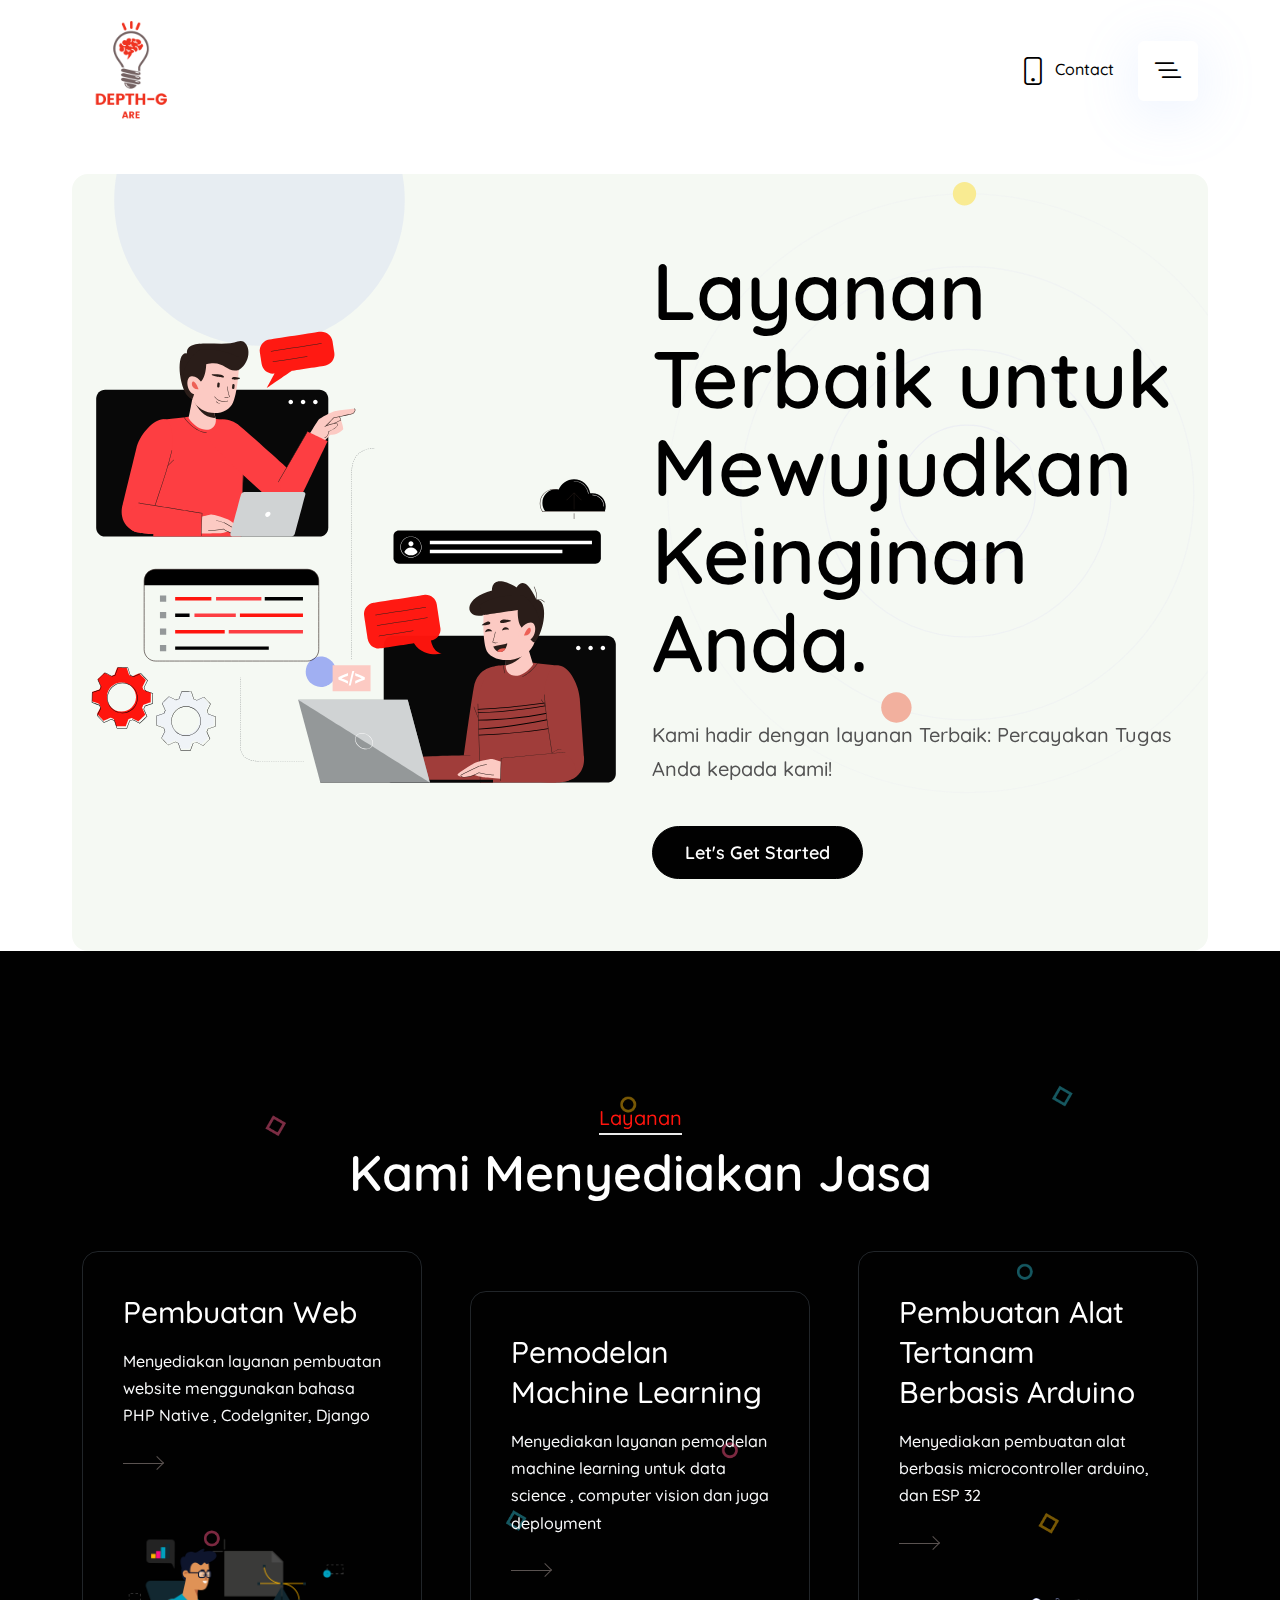
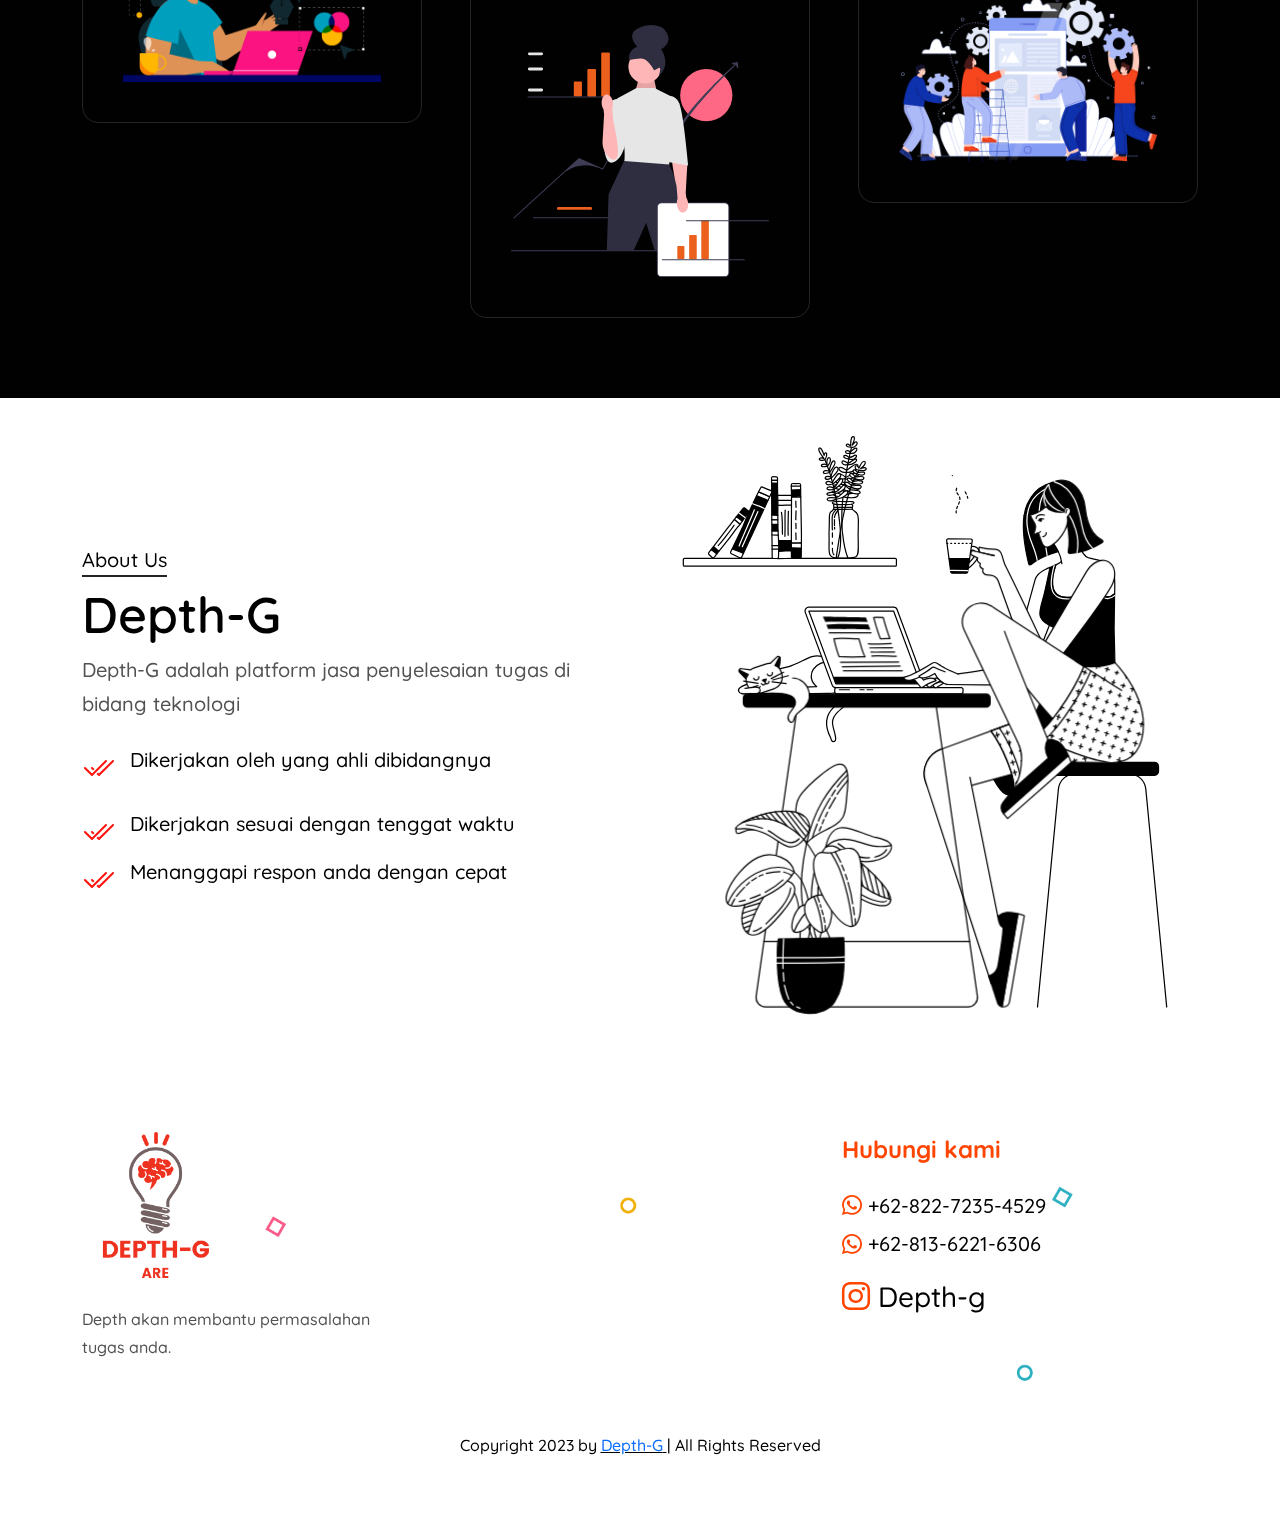
<file: index.html>
<!DOCTYPE html>
<html lang="en">

<head>

  <!-- meta tags -->
  <meta charset="utf-8">
  <meta name="keywords" content="bootstrap 5, premium, multipurpose, sass, scss, saas, rtl" />
  <meta name="description" content="Multipurpose Bootstrap5 Template" />
  <meta name="author" content="www.themeht.com" />
  <meta name="viewport" content="width=device-width, initial-scale=1">

  <!-- Title -->
  <title>Depth-G</title>

  <!-- Favicon Icon -->
  <link rel="shortcut icon" href="images/Logo2.png" />

  <!-- inject css start -->

  <!--== bootstrap -->
  <link href="css/bootstrap.min.css" rel="stylesheet" type="text/css" />
  <link href="css/bootstrap-icons.css" rel="stylesheet" type="text/css" />

  <!--== fonts -->
  <link href="https://fonts.googleapis.com/css2?family=Quicksand:wght@300;400;500;600;700&amp;display=swap"
    rel="stylesheet">

  <!--== magnific-popup -->
  <link href="css/magnific-popup.css" rel="stylesheet" type="text/css" />

  <!--== owl.carousel -->
  <link href="css/owl.carousel.css" rel="stylesheet" type="text/css" />

  <!--== odometer -->
  <link href="css/odometer.css" rel="stylesheet" type="text/css" />

  <!--== spacing -->
  <link href="css/spacing.css" rel="stylesheet" type="text/css" />

  <!--== theme.min -->
  <link href="css/theme.min.css" rel="stylesheet" />

  <!-- inject css end -->

</head>

<body>

  <!-- page wrapper start -->

  <div class="page-wrapper">

    <!-- preloader start -->

    <div id="ht-preloader">
      <div class="loader clear-loader">
        <img src="images/loader.gif" alt="">
      </div>
    </div>

    <!-- preloader end -->


    <!--header start-->

    <header class="site-header">
      <div id="header-wrap" class="bg-white py-3">
        <div class="container">
          <div class="row">
            <!--menu start-->
            <div class="col">
              <nav class="navbar navbar-expand-lg">
                <a class="navbar-brand logo" href="index.html">
                  <img class="img-fluid" src="images/Logo2.png" alt="" width="100">
                </a>
                <div class="collapse navbar-collapse" id="navbarNav">
                  <ul class="navbar-nav mx-auto">
                  </ul>
                </div>
                <div class="d-flex align-items-center">
                  <a class="login-btn btn-link" href="contact-us.html">
                    <i class="bi bi-phone me-2 fs-3 align-middle"></i>Contact </a>
                  <div class="right-menu ms-4">
                    <button class="navbar-toggler d-block border-0 p-3 bg-white shadow" type="button"
                      data-bs-toggle="offcanvas" data-bs-target="#offcanvasNavbar" aria-controls="offcanvasNavbar">
                      <i class="bi bi-list-nested fs-3 text-dark"></i>
                    </button>
                  </div>
                </div>
              </nav>
            </div>
            <!--menu end-->
          </div>
        </div>
      </div>
    </header>

    <nav class="navbar navbar-dark bg-dark fixed-top">
      <div class="offcanvas offcanvas-end bg-dark" tabindex="-1" id="offcanvasNavbar">
        <div class="offcanvas-header">
          <button type="button" class="btn-close bg-transparent fs-1 ms-auto" data-bs-dismiss="offcanvas"
            aria-label="Close">
            <i class="bi bi-x-octagon"></i>
          </button>
        </div>
        <div class="offcanvas-body px-md-10 px-4 py-8">
          <img class="img-fluid side-logo mb-3" src="images/Logo2.png" alt="" width="100">
          <p class="mb-0 text-white lead">
            Depth-G adalah platform jasa penyelesaian tugas di bidang teknologi<br>

            <i class="bi bi-check2-all fs-2 text-primary"></i>  Dikerjakan oleh yang ahli dibidangnya<br>
            <i class="bi bi-check2-all fs-2 text-primary"></i>Dikerjakan sesuai dengan tenggat waktu<br>
            <i class="bi bi-check2-all fs-2 text-primary"></i>Menanggapi respon anda dengan cepat
          </p>
          <div class="form-info border-top border-dark pt-6 mt-6">
            <h5 class="text-white border-bottom border-white d-inline-block">Contact info</h5>
            <ul class="contact-info list-unstyled mt-4">
              <li class="mb-4 h6 text-light">
                <i class="text-primary fs-4 align-middle bi bi-whatsapp"></i> <a class="text-light" href="https://wa.me/+6282272354529"> +62-822-7235-4529</a>
              </li>
              <li class="mb-4 h6">
                <i class="text-primary fs-4 align-middle bi bi-whatsapp"></i>
                <a class="text-light" href="https://wa.me/+6281362216306"> +62-813-6221-6306</a>
              </li>
              <li class="h6">
                <i class="text-primary fs-4 align-middle bi bi-whatsapp"></i>
                <a class="text-light" href="https://wa.me/+6281264647127"> +62-812-6464-7127</a>
              </li>
            </ul>
          </div>
          <div class="border-top border-dark pt-6 mt-6">
            <h5 class="text-white border-bottom border-white d-inline-block">Follow Us:</h5>
            <ul class="list-inline mt-4">
              <!--  -->
              <li class="list-inline-item me-3">
                <a class="text-light fs-4" href="https://instagram.com/joki.side?utm_source=qr&igshid=MzNlNGNkZWQ4Mg%3D%3D">
                  <i class="bi bi-instagram"></i> Depth-G
                </a>
              </li>
              <!-- <li class="list-inline-item me-3">
                <a class="text-light fs-4" href="#">
                  <i class="bi bi-twitter"></i>
                </a>
              </li>
              <li class="list-inline-item">
                <a class="text-light fs-4" href="#">
                  <i class="bi bi-linkedin"></i>
                </a>
              </li> -->
            </ul>
          </div>
        </div>
      </div>
    </nav>

    <!--header end-->


    <!--hero section start-->

    <section class="px-lg-10 pb-0 pt-5">
      <div class="overflow-hidden position-relative bg-light-3 z-index-1 rounded-4 py-10">
        <div class="container z-index-1">
          <div class="row align-items-center">
            <div class="col-12 col-lg-6 mb-8 mb-lg-0">
              <!-- Image -->
              <lottie-player src="images/json/lottie-img-11.json" background="transparent.html" speed="1"
                style="width: auto; height: auto;" loop autoplay></lottie-player>
            </div>
            <div class="col-12 col-lg-6">
              <h1 class="font-w-6 mb-5">Layanan Terbaik untuk Mewujudkan Keinginan Anda.</h1>
              <!-- Text -->
              <p class="lead mb-6">Kami hadir dengan layanan Terbaik: Percayakan Tugas Anda kepada kami!</p>
              <div>
                <a class="btn btn-dark me-3" href="#service">Let's Get Started</a>
              </div>
            </div>
          </div>
          <!-- / .row -->
        </div>
        <div class="position-absolute animation-1 w-100">
          <lottie-player src="images/json/lottie-img-02.json" background="transparent.html" speed="1"
            style="width: auto; height: auto;" loop autoplay></lottie-player>
        </div>
      </div>
      <!-- / .container -->
    </section>

    <!--hero section end-->


    <!--body content start-->

    <div class="page-content">

      <!--feature start-->

      <section class="bg-dark position-relative overflow-hidden z-index-1">
        <div class="container">
          <div class="row mb-10">
            <div class="col-12">
            </div>
          </div>
          <div class="row justify-content-center text-center mb-6" id="service">
            <div class="col-12 col-lg-8">
              <div>
                <h6 class="border-bottom border-light border-2 d-inline-block text-primary">Layanan</h6>
                <h2 class="font-w-6 text-white">Kami Menyediakan Jasa </h2>
              </div>
            </div>
          </div>
          <div class="row gx-5">
            <div class="col-lg-4 col-md-6">
              <div class="p-6 rounded-4 f-icon-hover border border-dark">
                <div>
                  <h4 class="mb-3 text-white">Pembuatan Web</h4>
                  <p class="mb-4 text-light">Menyediakan layanan pembuatan website menggunakan bahasa PHP Native , CodeIgniter, Django </p>
                  <a class="btn-arrow" href="#"></a>
                </div>
                <div class="mt-6">
                  <img class="img-fluid" src="images/features/01.png" alt="">
                </div>
              </div>
            </div>
            <div class="col-lg-4 col-md-6 mt-6">
              <div class="p-6 rounded-4 f-icon-hover border border-dark">
                <div>
                  <h4 class="mb-3 text-white">Pemodelan Machine Learning</h4>
                  <p class="mb-4 text-light">Menyediakan layanan pemodelan machine learning untuk data science , computer vision dan juga deployment</p>
                  <a class="btn-arrow" href="#"></a>
                </div>
                <div class="mt-6">
                  <img class="img-fluid" src="images/data.svg" alt="">
                </div>
              </div>
            </div>
            <div class="col-lg-4 col-md-6 mt-6 mt-lg-0">
              <div class="p-6 rounded-4 f-icon-hover border border-dark">
                <div>
                  <h4 class="mb-3 text-white">Pembuatan Alat Tertanam Berbasis Arduino</h4>
                  <p class="mb-4 text-light">Menyediakan pembuatan alat berbasis microcontroller arduino, dan ESP 32</p>
                  <a class="btn-arrow" href="#"></a>
                </div>
                <div class="mt-6">
                  <img class="img-fluid" src="images/features/03.png" alt="">
                </div>
              </div>
            </div>
          </div>
        </div>
        <div class="position-absolute animation-1 w-100">
          <lottie-player src="images/json/lottie-img-08.json" background="transparent.html" speed="1"
            style="width: auto; height: auto;" loop autoplay></lottie-player>
        </div>
      </section>

      <!--feature end-->


      <!--about start-->

      <section class="py-4">
        <div class="container">
          <div class="row align-items-center">
            <div class="col-12 col-lg-6 mb-8 mb-lg-0 order-lg-1">
              <!-- Image -->
              <lottie-player src="images/json/lottie-img-09.json" background="transparent.html" speed="1"
                style="width: auto; height: auto;" loop autoplay></lottie-player>
            </div>
            <div class="col-12 col-lg-6">
              <div>
                <h6 class="border-bottom border-dark border-2 d-inline-block">About Us</h6>
                <h2 class="font-w-6">Depth-G</h2>
                <p class="lead mb-4">Depth-G adalah platform jasa penyelesaian tugas di bidang teknologi</p>
              </div>
              <div class="d-flex align-items-start mb-3">
                <div class="me-3">
                  <i class="bi bi-check2-all fs-2 text-primary"></i>
                </div>
                <div>
                  <h6 class="mb-2">Dikerjakan oleh yang ahli dibidangnya</h6>
                </div>
              </div>
              <div class="d-flex align-items-start">
                <div class="me-3">
                  <i class="bi bi-check2-all fs-2 text-primary"></i>
                </div>
                <div>
                  <h6 class="mb-2">Dikerjakan sesuai dengan tenggat waktu</h6>
                </div>
              </div>
              <div class="d-flex align-items-start">
                <div class="me-3">
                  <i class="bi bi-check2-all fs-2 text-primary"></i>
                </div>
                <div>
                  <h6 class="mb-2">Menanggapi respon anda dengan cepat</h6>
                </div>
              </div>
            </div>
          </div>
        </div>
      </section>

      <!--about end-->


      <!--testimonial start-->

      <!-- <section>
        <div class="container">
          <div class="row justify-content-center text-center mb-6">
            <div class="col-12 col-lg-8">
              <div>
                <h6 class="border-bottom border-dark border-2 d-inline-block">Testimonial</h6>
                <h2 class="font-w-6">Client All Over The World Sent Us Awesome Feedback</h2>
              </div>
            </div>
          </div>
          <div class="row">
            <div class="col">
              <div class="owl-carousel" data-dots="false" data-nav="true" data-items="3" data-md-items="2"
                data-sm-items="1" data-margin="30">
                <div class="item">
                  <div class="card p-3 p-md-5 my-3 bg-white rounded-4">
                    <div class="card-body p-0">
                      <div class="bg-dark mb-4 px-2 rounded-4 d-inline-block"><i
                          class="bi bi-quote fs-3 text-white"></i></div>
                      <p class="font-w-5 lead mb-4">Taypo is something we are pleased with. We consider it the little
                        magnet; it is wanting to come here and afterward difficult to leave it. Our office is
                        additionally a big name.</p>
                      <div class="d-flex align-items-center">
                        <div>
                          <img alt="Image" src="images/testimonial/01.jpg" class="img-fluid rounded-circle">
                        </div>
                        <div class="ms-3">
                          <span class="font-w-6 text-dark mb-0">Preston Short</span>
                          <small class="text-muted fst-italic">- CEO</small>
                        </div>
                      </div>
                    </div>
                  </div>
                </div>
                <div class="item">
                  <div class="card p-3 p-md-5 my-3 border-0 shadow bg-white rounded-4">
                    <div class="card-body p-0">
                      <div class="bg-dark mb-4 px-2 rounded-4 d-inline-block"><i
                          class="bi bi-quote fs-3 text-white"></i></div>
                      <p class="font-w-5 lead mb-4">Taypo is something we are pleased with. We consider it the little
                        magnet; it is wanting to come here and afterward difficult to leave it. Our office is
                        additionally a big name.</p>
                      <div class="d-flex align-items-center">
                        <div>
                          <img alt="Image" src="images/testimonial/02.jpg" class="img-fluid rounded-circle">
                        </div>
                        <div class="ms-3">
                          <span class="font-w-6 text-dark mb-0">Jonas Rain</span>
                          <small class="text-muted fst-italic">- Founder</small>
                        </div>
                      </div>
                    </div>
                  </div>
                </div>
                <div class="item">
                  <div class="card p-3 p-md-5 my-3 bg-white rounded-4">
                    <div class="card-body p-0">
                      <div class="bg-dark mb-4 px-2 rounded-4 d-inline-block"><i
                          class="bi bi-quote fs-3 text-white"></i></div>
                      <p class="font-w-5 lead mb-4">Taypo is something we are pleased with. We consider it the little
                        magnet; it is wanting to come here and afterward difficult to leave it. Our office is
                        additionally a big name.</p>
                      <div class="d-flex align-items-center">
                        <div>
                          <img alt="Image" src="images/testimonial/03.jpg" class="img-fluid rounded-circle">
                        </div>
                        <div class="ms-3">
                          <span class="font-w-6 text-dark mb-0">Kendra Luna</span>
                          <small class="text-muted fst-italic">- Manager</small>
                        </div>
                      </div>
                    </div>
                  </div>
                </div>
                <div class="item">
                  <div class="card p-3 p-md-5 my-3 border-0 shadow bg-white rounded-4">
                    <div class="card-body p-0">
                      <div class="bg-dark mb-4 px-2 rounded-4 d-inline-block"><i
                          class="bi bi-quote fs-3 text-white"></i></div>
                      <p class="font-w-5 lead mb-4">Taypo is something we are pleased with. We consider it the little
                        magnet; it is wanting to come here and afterward difficult to leave it. Our office is
                        additionally a big name.</p>
                      <div class="d-flex align-items-center">
                        <div>
                          <img alt="Image" src="images/testimonial/04.jpg" class="img-fluid rounded-circle">
                        </div>
                        <div class="ms-3">
                          <span class="font-w-6 text-dark mb-0">Rechale John</span>
                          <small class="text-muted fst-italic">- Supervisor</small>
                        </div>
                      </div>
                    </div>
                  </div>
                </div>
              </div>
            </div>
          </div>
        </div>
      </section> -->

      <!--testimonial end-->


      <!--faq start-->

      <!-- <section class="pb-0">
        <div class="container">
          <div class="row">
            <div class="col">
              <div class="bg-light-2 p-lg-8 p-4 rounded-4">
                <div class="row align-items-center justify-content-between">
                  <div class="col-12 col-lg-6 mb-8 mb-lg-0">
                    <div>
                      <h6 class="border-bottom border-dark border-2 d-inline-block">F.A.Q.</h6>
                      <h2 class="font-w-6">Find All Your Related Questions</h2>
                    </div>
                    <lottie-player src="images/json/lottie-img-10.json" background="transparent.html" speed="1"
                      style="width: auto; height: auto;" loop autoplay></lottie-player>
                  </div>
                  <div class="col-12 col-lg-6 col-xl-5">
                    <div class="accordion" id="accordion">
                      <div class="accordion-item border-0 py-3 rounded-4 mb-4">
                        <h3 class="accordion-header" id="heading1">
                          <button
                            class="accordion-button py-0 font-w-6 shadow-none border-0 mb-0 bg-transparent rounded text-dark"
                            type="button" data-bs-toggle="collapse" data-bs-target="#collapse1" aria-expanded="true"
                            aria-controls="collapse1"> Hoe Does The Free Trial ? </button>
                        </h3>
                        <div id="collapse1" class="accordion-collapse border-0 collapse show" aria-labelledby="heading1"
                          data-bs-parent="#accordion">
                          <div class="accordion-body pt-0 text-muted">Synergistically visualize alternative content
                            before cross functional core Rapidiously focused benefits.</div>
                        </div>
                      </div>
                      <div class="accordion-item border-0 py-3 rounded-4 mb-4">
                        <h3 class="accordion-header" id="heading2">
                          <button
                            class="accordion-button py-0 font-w-6 shadow-none border-0 mb-0 bg-transparent rounded text-dark collapsed"
                            type="button" data-bs-toggle="collapse" data-bs-target="#collapse2" aria-expanded="false"
                            aria-controls="collapse2"> What are your social media ? </button>
                        </h3>
                        <div id="collapse2" class="accordion-collapse border-0 collapse" aria-labelledby="heading2"
                          data-bs-parent="#accordion">
                          <div class="accordion-body pt-0 text-muted">Synergistically visualize alternative content
                            before cross functional core Rapidiously focused benefits.</div>
                        </div>
                      </div>
                      <div class="accordion-item border-0 py-3 rounded-4 mb-4">
                        <h3 class="accordion-header" id="heading3">
                          <button
                            class="accordion-button py-0 font-w-6 shadow-none border-0 mb-0 bg-transparent rounded text-dark collapsed"
                            type="button" data-bs-toggle="collapse" data-bs-target="#collapse3" aria-expanded="false"
                            aria-controls="collapse3"> Which is the same as saying through ? </button>
                        </h3>
                        <div id="collapse3" class="accordion-collapse border-0 collapse" aria-labelledby="heading3"
                          data-bs-parent="#accordion">
                          <div class="accordion-body pt-0 text-muted">Synergistically visualize alternative content
                            before cross functional core Rapidiously focused benefits.</div>
                        </div>
                      </div>
                      <div class="accordion-item border-0 py-3 rounded-4 mb-4">
                        <h3 class="accordion-header" id="heading4">
                          <button
                            class="accordion-button py-0 font-w-6 shadow-none border-0 mb-0 bg-transparent rounded text-dark collapsed"
                            type="button" data-bs-toggle="collapse" data-bs-target="#collapse4" aria-expanded="false"
                            aria-controls="collapse4"> What are your social media ? </button>
                        </h3>
                        <div id="collapse4" class="accordion-collapse border-0 collapse" aria-labelledby="heading4"
                          data-bs-parent="#accordion">
                          <div class="accordion-body pt-0 text-muted">Synergistically visualize alternative content
                            before cross functional core Rapidiously focused benefits.</div>
                        </div>
                      </div>
                      <div class="accordion-item border-0 py-3 rounded-4">
                        <h3 class="accordion-header" id="heading5">
                          <button
                            class="accordion-button py-0 font-w-6 shadow-none border-0 mb-0 bg-transparent rounded text-dark collapsed"
                            type="button" data-bs-toggle="collapse" data-bs-target="#collapse5" aria-expanded="false"
                            aria-controls="collapse5"> What are your social media ? </button>
                        </h3>
                        <div id="collapse5" class="accordion-collapse border-0 collapse" aria-labelledby="heading5"
                          data-bs-parent="#accordion">
                          <div class="accordion-body pt-0 text-muted">Synergistically visualize alternative content
                            before cross functional core Rapidiously focused benefits.</div>
                        </div>
                      </div>
                    </div>
                  </div>
                </div>
              </div>
            </div>
          </div>
        </div>
      </section> -->


    </div>

    <!--body content end-->


    <!--footer start-->

    <footer class="py-11 position-relative overflow-hidden">
      <div class="container z-index-1">
        <div class="row">
          <div class="col-md-12 col-lg-4 pe-lg-7">
            <a class="footer-logo" href="index.html">
              <img class="img-fluid" src="images/Logo2.png" alt="" width="150px">
            </a>
            <p class="my-4">Depth akan membantu permasalahan tugas anda.</p>

          </div>
          <div class="col-md-6 col-lg-2 mt-6 mt-lg-0 footer-menu">
            <h5 class="mb-4"></h5>
            <!-- <ul class="navbar-nav list-unstyled mb-0">
              <li class="mb-3">
                <a class="nav-link" href="about-us-1.html">About</a>
              </li>
              <li class="mb-3">
                <a class="nav-link" href="team.html">Team</a>
              </li>
              <li class="mb-3">
                <a class="nav-link" href="blog-card.html">Blogs</a>
              </li>
              <li>
                <a class="nav-link" href="contact-us.html">Contact Us</a>
              </li>
            </ul> -->
          </div>
          <div class="col-md-6 col-lg-2 mt-6 mt-lg-0 footer-menu">
            <h5 class="mb-4"></h5>
            <!-- <ul class="navbar-nav list-unstyled mb-0">
              <li class="mb-3">
                <a class="nav-link" href="faq.html">Faq</a>
              </li>
              <li class="mb-3">
                <a class="nav-link" href="faq.html">Product Grid</a>
              </li>
              <li class="mb-3">
                <a class="nav-link" href="terms-and-conditions.html">Term Of Service</a>
              </li>
              <li class="mb-3">
                <a class="nav-link" href="privacy-policy.html">Privacy Policy</a>
              </li>
            </ul> -->
          </div>
          <div class="col-md-8 col-lg-4 mt-6 mt-lg-0">
            <h5 class="mb-4" style="color:orangered;"><b>Hubungi kami</b></h5>
            <ul class="media-icon list-unstyled">
              <li class="mb-2">
                <a class="h6" href="https://wa.me/+6282272354529"><i class="bi bi-whatsapp" style="color: orangered;"></i>  +62-822-7235-4529</a>
              </li>
              <li>
                <a class="h6" href="https://wa.me/+6281362216306"><i class="bi bi-whatsapp" style="color: orangered;"></i>  +62-813-6221-6306</a>
              </li>
            </ul>
            <!-- <h6 class="mb-3 text-muted">Online, ID </h6> -->
            <ul class="list-inline mb-3">
              <!-- <li class="list-inline-item">
                <a class="text-dark fs-3" href="#">
                  <i class="bi bi-facebook"></i>
                </a>
              </li> -->
              <!-- -->
              <li class="list-inline-item">
                <a class="text-dark fs-3" href="https://instagram.com/joki.side?utm_source=qr&igshid=MzNlNGNkZWQ4Mg%3D%3D">
                  <i class="bi bi-instagram" style="color: orangered;"></i> Depth-g
                </a>
              </li>
              <!-- <li class="list-inline-item">
                <a class="text-dark fs-3" href="#">
                  <i class="bi bi-twitter"></i>
                </a>
              </li>
              <li class="list-inline-item">
                <a class="text-dark fs-3" href="#">
                  <i class="bi bi-linkedin"></i>
                </a>
              </li> -->
            </ul>
            <!-- <div class="subscribe-form">
              <p class="mb-3 font-w-6 text-primary">Sign Up For Newsletter</p>
              <form id="mc-form" class="d-flex align-items-center shadow p-2 rounded bg-white">
                <input type="email" value="" name="EMAIL" class="email form-control bg-light border-0 me-2"
                  id="mc-email" placeholder="Enter your email address" required="">
                <input class="btn btn-dark" type="submit" name="subscribe" value="Subscribe">
              </form>
            </div> -->
          </div>
        </div>
        <div class="row mt-7">
          <div class="col text-center text-dark"> Copyright 2023 by <u>
              <a href="#">Depth-G</a>
            </u> | All Rights Reserved </div>
        </div>
      </div>
      <div class="position-absolute animation-1 opacity-1">
        <lottie-player src="images/json/lottie-img-08.json" background="transparent.html" speed="1"
          style="width: auto; height: auto;" loop autoplay></lottie-player>
      </div>
    </footer>

    <!--footer end-->

  </div>

  <!-- page wrapper end -->


  <!--back-to-top start-->

  <div class="scroll-top"><a class="smoothscroll" href="#top"><i class="bi bi-capslock"></i></a></div>

  <!--back-to-top end-->

  <!-- inject js start -->

  <!--== jquery -->
  <script src="js/jquery.min.js"></script>

  <!--== bootstrap -->
  <script src="js/bootstrap.bundle.min.js"></script>

  <!--== modernizr -->
  <script src="js/modernizr.min.js"></script>

  <!--== jquery-appear -->
  <script src="js/jquery-appear.js"></script>

  <!--== lottie-player -->
  <script src="js/lottie-player.js"></script>

  <!--== owl-carousel -->
  <script src="js/owl.carousel.min.js"></script>

  <!--== isotope.pkgd.min -->
  <script src="js/isotope.pkgd.min.js"></script>

  <!--== magnific-popup -->
  <script src="js/jquery.magnific-popup.min.js"></script>

  <!--== countdown -->
  <script src="js/odometer.min.js"></script>

  <!--== countdown -->
  <script src="js/jquery.countdown.min.js"></script>

  <!--== typer -->
  <script src="js/typer.js"></script>

  <!--== theme-script -->
  <script src="js/theme-script.js"></script>

  <!-- inject js end -->

</body>


<!-- Mirrored from themeht.com/template/taypo/html/index.html by HTTrack Website Copier/3.x [XR&CO'2014], Mon, 31 Jul 2023 14:33:46 GMT -->

</html>
</file>
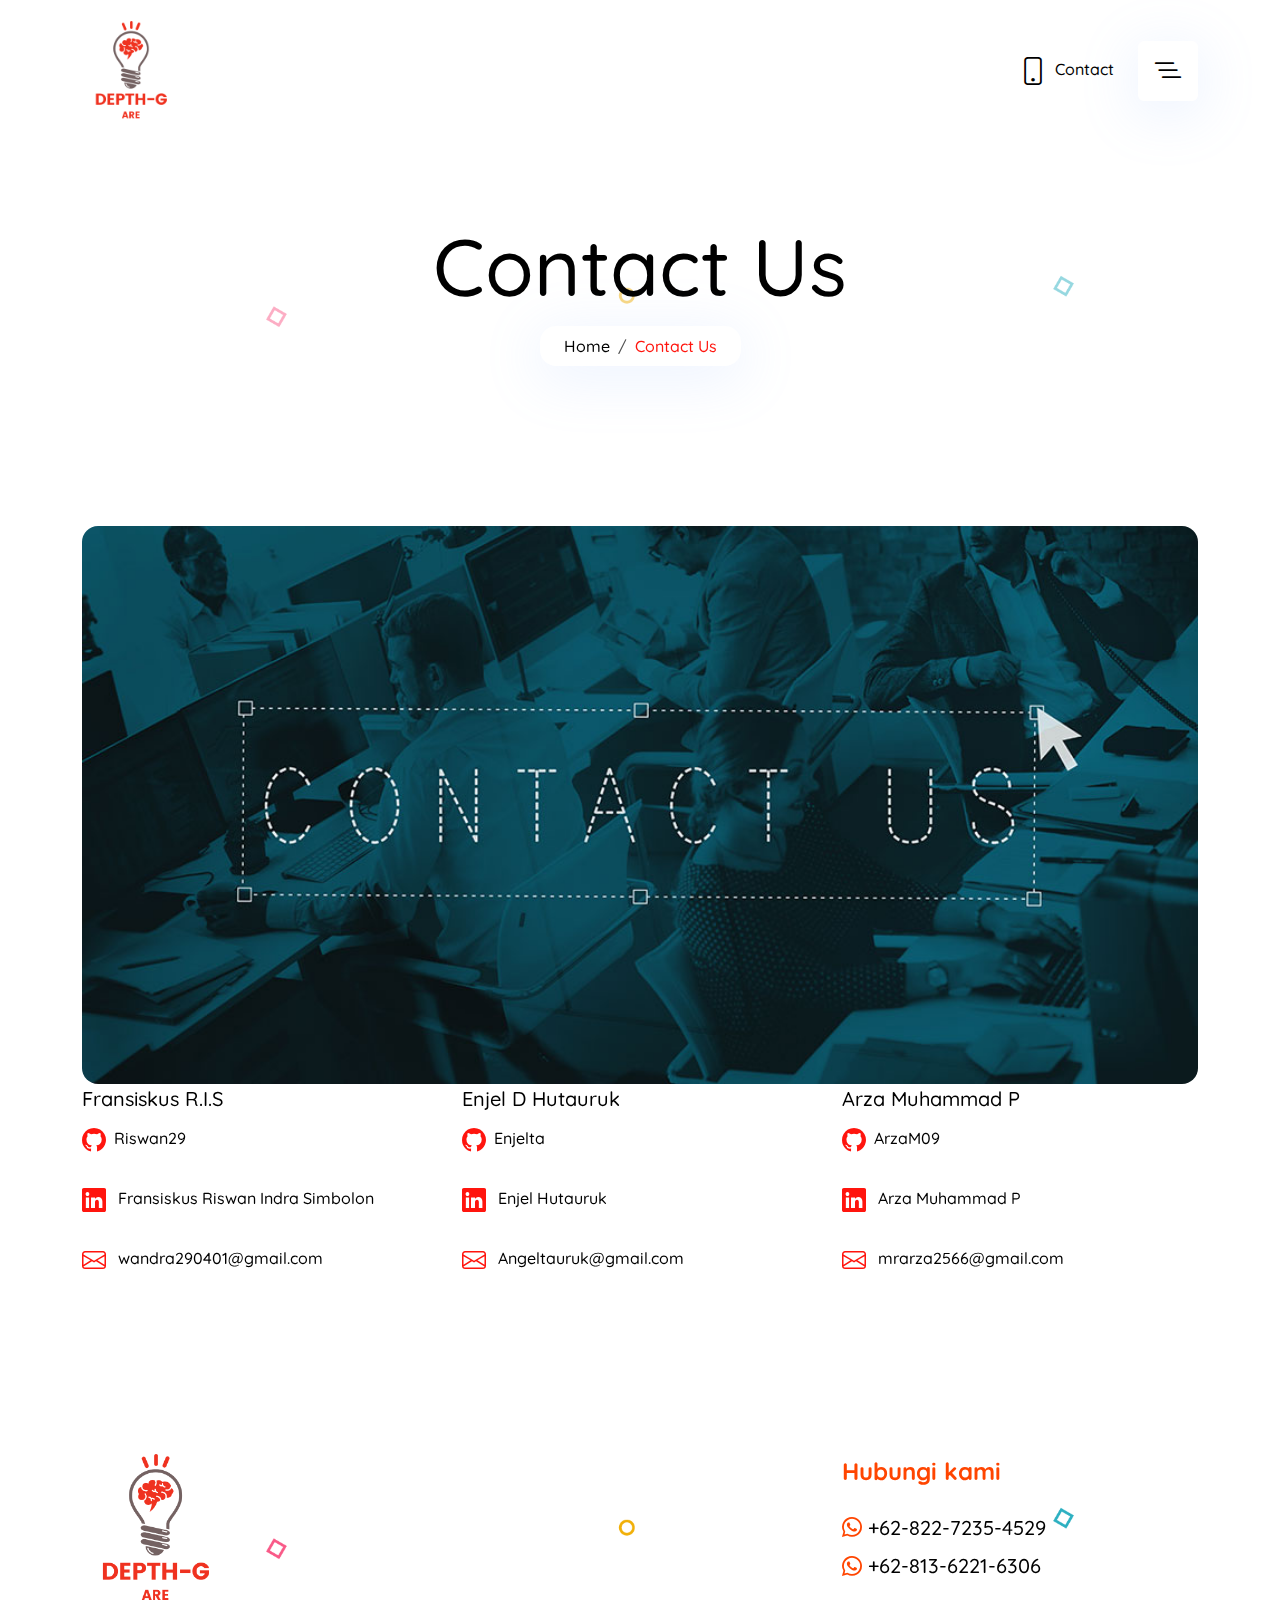
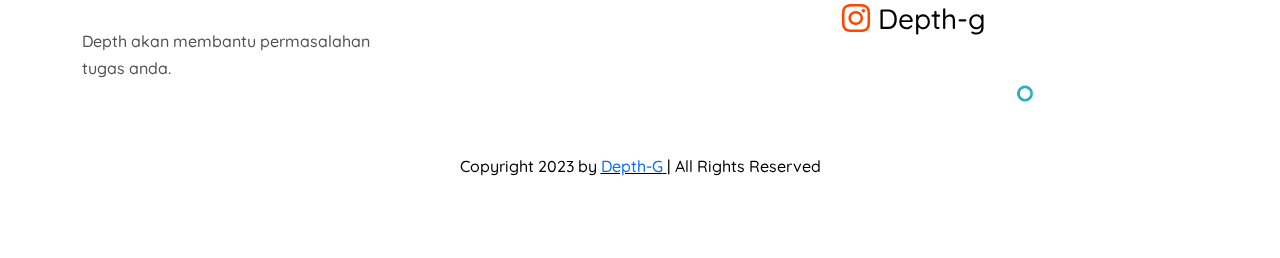
<file: contact-us.html>
<!DOCTYPE html>
<html lang="en">

<!-- Mirrored from themeht.com/template/taypo/html/contact-us.html by HTTrack Website Copier/3.x [XR&CO'2014], Mon, 31 Jul 2023 14:34:06 GMT -->
<head>

<!-- meta tags -->
<meta charset="utf-8">
<meta name="keywords" content="bootstrap 5, premium, multipurpose, sass, scss, saas, rtl" />
<meta name="description" content="Multipurpose Bootstrap5 Template" />
<meta name="author" content="www.themeht.com" />
<meta name="viewport" content="width=device-width, initial-scale=1">

<!-- Title -->
<title>Depth-G</title>

<!-- Favicon Icon -->
<link rel="shortcut icon" href="images/Logo2.png" />

<!-- inject css start -->

<!--== bootstrap -->
<link href="css/bootstrap.min.css" rel="stylesheet" type="text/css" />
<link href="css/bootstrap-icons.css" rel="stylesheet" type="text/css" />

<!--== fonts -->
<link href="https://fonts.googleapis.com/css2?family=Quicksand:wght@300;400;500;600;700&amp;display=swap" rel="stylesheet">

<!--== magnific-popup -->
<link href="css/magnific-popup.css" rel="stylesheet" type="text/css" />

<!--== owl.carousel -->
<link href="css/owl.carousel.css" rel="stylesheet" type="text/css" />

<!--== odometer -->
<link href="css/odometer.css" rel="stylesheet" type="text/css" />

<!--== spacing -->
<link href="css/spacing.css" rel="stylesheet" type="text/css" />

<!--== theme.min -->
<link href="css/theme.min.css" rel="stylesheet" />

<!-- inject css end -->

</head>

<body>

<!-- page wrapper start -->

<div class="page-wrapper">

<!-- preloader start -->

<div id="ht-preloader">
  <div class="loader clear-loader">
    <img src="images/loader.gif" alt="">
  </div>
</div>

<!-- preloader end -->


<!--header start-->


<header class="site-header">
  <div id="header-wrap" class="bg-white py-3">
    <div class="container">
      <div class="row">
        <!--menu start-->
        <div class="col">
          <nav class="navbar navbar-expand-lg">
            <a class="navbar-brand logo" href="index.html">
              <img class="img-fluid" src="images/Logo2.png" alt="" width="100">
            </a>
            <div class="collapse navbar-collapse" id="navbarNav">
              <ul class="navbar-nav mx-auto">
              </ul>
            </div>
            <div class="d-flex align-items-center">
              <a class="login-btn btn-link" href="contact-us.html">
                <i class="bi bi-phone me-2 fs-3 align-middle"></i>Contact </a>
              <div class="right-menu ms-4">
                <button class="navbar-toggler d-block border-0 p-3 bg-white shadow" type="button" data-bs-toggle="offcanvas" data-bs-target="#offcanvasNavbar" aria-controls="offcanvasNavbar">
                  <i class="bi bi-list-nested fs-3 text-dark"></i>
                </button>
              </div>
            </div>
          </nav>
        </div>
        <!--menu end-->
      </div>
    </div>
  </div>
</header>

<nav class="navbar navbar-dark bg-dark fixed-top">
  <div class="offcanvas offcanvas-end bg-dark" tabindex="-1" id="offcanvasNavbar">
    <div class="offcanvas-header">
      <button type="button" class="btn-close bg-transparent fs-1 ms-auto" data-bs-dismiss="offcanvas"
        aria-label="Close">
        <i class="bi bi-x-octagon"></i>
      </button>
    </div>
    <div class="offcanvas-body px-md-10 px-4 py-8">
      <img class="img-fluid side-logo mb-3" src="images/Logo2.png" alt="" width="100">
      <p class="mb-0 text-white lead">
        Depth-G adalah platform jasa penyelesaian tugas di bidang teknologi<br>

        <i class="bi bi-check2-all fs-2 text-primary"></i>  Dikerjakan oleh yang ahli dibidangnya<br>
        <i class="bi bi-check2-all fs-2 text-primary"></i>Dikerjakan sesuai dengan tenggat waktu<br>
        <i class="bi bi-check2-all fs-2 text-primary"></i>Menanggapi respon anda dengan cepat
      </p>
      <div class="form-info border-top border-dark pt-6 mt-6">
        <h5 class="text-white border-bottom border-white d-inline-block">Contact info</h5>
        <ul class="contact-info list-unstyled mt-4">
          <li class="mb-4 h6 text-light">
            <i class="text-primary fs-4 align-middle bi bi-whatsapp"></i> <a class="text-light" href="https://wa.me/+6282272354529"> +62-822-7235-4529</a>
          </li>
          <li class="mb-4 h6">
            <i class="text-primary fs-4 align-middle bi bi-whatsapp"></i>
            <a class="text-light" href="https://wa.me/+6281362216306"> +62-813-6221-6306</a>
          </li>
          <li class="h6">
            <i class="text-primary fs-4 align-middle bi bi-whatsapp"></i>
            <a class="text-light" href="https://wa.me/+6281264647127"> +62-812-6464-7127</a>
          </li>
        </ul>
      </div>
      <div class="border-top border-dark pt-6 mt-6">
        <h5 class="text-white border-bottom border-white d-inline-block">Follow Us:</h5>
        <ul class="list-inline mt-4">
          <!--  -->
          <li class="list-inline-item me-3">
            <a class="text-light fs-4" href="https://instagram.com/joki.side?utm_source=qr&igshid=MzNlNGNkZWQ4Mg%3D%3D">
              <i class="bi bi-instagram"></i> Depth-G
            </a>
          </li>
          <!-- <li class="list-inline-item me-3">
            <a class="text-light fs-4" href="#">
              <i class="bi bi-twitter"></i>
            </a>
          </li>
          <li class="list-inline-item">
            <a class="text-light fs-4" href="#">
              <i class="bi bi-linkedin"></i>
            </a>
          </li> -->
        </ul>
      </div>
    </div>
  </div>
</nav>

<!--header end-->


<!--hero section start-->

<section class="position-relative overflow-hidden">
  <div class="container">
    <div class="row text-center">
      <div class="col">
        <h1 class="mb-3">Contact Us</h1>
        <nav aria-label="breadcrumb" class="bg-white shadow d-inline-block px-4 py-2 rounded-4">
          <ol class="breadcrumb justify-content-center bg-transparent p-0 m-0">
            <li class="breadcrumb-item"><a class="text-dark" href="index.html">Home</a>
            </li>
            <li class="breadcrumb-item">/</li>
            <li class="breadcrumb-item active text-primary" aria-current="page">Contact Us</li>
          </ol>
        </nav>
      </div>
    </div>
    <!-- / .row -->
  </div>
  <!-- / .container -->
  <div class="position-absolute animation-1">
    <lottie-player src="images/json/lottie-img-08.json" background="transparent.html" speed="1" style="width: auto; height: auto;" loop autoplay></lottie-player>
  </div>
</section>

<!--hero section end-->


<!--body content start-->

<div class="page-content">

<!--contact start-->

<section>
  <div class="container">
    <div class="row align-items-center">
      <div class="col-12 col-lg-12 mb-12 mb-lg-0">
        <div>
          <img class="img-fluid rounded-4 col-12" src="images/contact-img.jpg" alt="">
          <div class="row">
            <div class="col-md-4">
              <h6>Fransiskus R.I.S</h6>
              <ul class="contact-info list-unstyled">
                <li class="mb-4 text-dark">
                  <i class="text-primary fs-4 align-middle bi bi-github me-2"></i><a href="https://github.com/riswan29" style="color: black;">Riswan29</a>
                </li>
                <li class="mb-4">
                  <i class="text-primary fs-4 align-middle bi bi-linkedin me-2"></i>
                  <a class="btn-link" href="https://linkedin.com/in/wan29">Fransiskus Riswan Indra Simbolon</a>
                </li>
                <li>
                  <i class="text-primary fs-4 align-middle bi bi-envelope me-2"></i>
                  <a class="btn-link" href="mailto:wandra290401@gmail.com"> wandra290401@gmail.com</a>
                </li>

              </ul>
            </div>
            <div class="col-md-4">
              <h6>Enjel D Hutauruk</h6>
              <ul class="contact-info list-unstyled">
                <li class="mb-4 text-dark">
                  <i class="text-primary fs-4 align-middle bi bi-github me-2"></i><a href="https://github.com/Enjelta" style="color: black;">Enjelta</a> 
                </li>
                <li class="mb-4">
                  <i class="text-primary fs-4 align-middle bi bi-linkedin me-2"></i>
                  <a class="btn-link" href="https://www.linkedin.com/in/enjel-hutauruk-4b885b223/">Enjel Hutauruk</a>
                </li>
                <li>
                  <i class="text-primary fs-4 align-middle bi bi-envelope me-2"></i>
                  <a class="btn-link" href="mailto:Angeltauruk@gmail.com">Angeltauruk@gmail.com</a>
                </li>
              </ul>
            </div>
            <div class="col-md-4">
              <h6>Arza Muhammad P</h6>
              <ul class="contact-info list-unstyled">
                <li class="mb-4 text-dark">
                  <i class="text-primary fs-4 align-middle bi bi-github me-2"></i><a href="https://github.com/ArzaM09" style="color: black;">ArzaM09</a> 
                </li>
                <li class="mb-4">
                  <i class="text-primary fs-4 align-middle bi bi-linkedin me-2"></i>
                  <a class="btn-link" href="https://www.linkedin.com/in/arzamuhammadprihandoyo/">Arza Muhammad P</a>
                </li>
                <li>
                  <i class="text-primary fs-4 align-middle bi bi-envelope me-2"></i>
                  <a class="btn-link" href="mailto:mrarza2566@gmail.com"> mrarza2566@gmail.com</a>
                </li>
              </ul>
            </div>
          </div>
        </div>
      </div>
    </div>
  </div>
</section>

<!--contact end-->

</div>

<!--body content end-->


<!--footer start-->

<footer class="py-11 position-relative overflow-hidden">
  <div class="container z-index-1">
    <div class="row">
      <div class="col-md-12 col-lg-4 pe-lg-7">
        <a class="footer-logo" href="index.html">
          <img class="img-fluid" src="images/Logo2.png" alt="" width="150px">
        </a>
        <p class="my-4">Depth akan membantu permasalahan tugas anda.</p>

      </div>
      <div class="col-md-6 col-lg-2 mt-6 mt-lg-0 footer-menu">
        <h5 class="mb-4"></h5>
        <!-- <ul class="navbar-nav list-unstyled mb-0">
          <li class="mb-3">
            <a class="nav-link" href="about-us-1.html">About</a>
          </li>
          <li class="mb-3">
            <a class="nav-link" href="team.html">Team</a>
          </li>
          <li class="mb-3">
            <a class="nav-link" href="blog-card.html">Blogs</a>
          </li>
          <li>
            <a class="nav-link" href="contact-us.html">Contact Us</a>
          </li>
        </ul> -->
      </div>
      <div class="col-md-6 col-lg-2 mt-6 mt-lg-0 footer-menu">
        <h5 class="mb-4"></h5>
        <!-- <ul class="navbar-nav list-unstyled mb-0">
          <li class="mb-3">
            <a class="nav-link" href="faq.html">Faq</a>
          </li>
          <li class="mb-3">
            <a class="nav-link" href="faq.html">Product Grid</a>
          </li>
          <li class="mb-3">
            <a class="nav-link" href="terms-and-conditions.html">Term Of Service</a>
          </li>
          <li class="mb-3">
            <a class="nav-link" href="privacy-policy.html">Privacy Policy</a>
          </li>
        </ul> -->
      </div>
      <div class="col-md-8 col-lg-4 mt-6 mt-lg-0">
        <h5 class="mb-4" style="color:orangered;"><b>Hubungi kami</b></h5>
        <ul class="media-icon list-unstyled">
          <li class="mb-2">
            <a class="h6" href="https://wa.me/+6282272354529"><i class="bi bi-whatsapp" style="color: orangered;"></i>  +62-822-7235-4529</a>
          </li>
          <li>
            <a class="h6" href="https://wa.me/+6281362216306"><i class="bi bi-whatsapp" style="color: orangered;"></i>  +62-813-6221-6306</a>
          </li>
        </ul>
        <!-- <h6 class="mb-3 text-muted">Online, ID </h6> -->
        <ul class="list-inline mb-3">
          <!-- <li class="list-inline-item">
            <a class="text-dark fs-3" href="#">
              <i class="bi bi-facebook"></i>
            </a>
          </li> -->
          <!-- -->
          <li class="list-inline-item">
            <a class="text-dark fs-3" href="https://instagram.com/joki.side?utm_source=qr&igshid=MzNlNGNkZWQ4Mg%3D%3D">
              <i class="bi bi-instagram" style="color: orangered;"></i> Depth-g
            </a>
          </li>
          <!-- <li class="list-inline-item">
            <a class="text-dark fs-3" href="#">
              <i class="bi bi-twitter"></i>
            </a>
          </li>
          <li class="list-inline-item">
            <a class="text-dark fs-3" href="#">
              <i class="bi bi-linkedin"></i>
            </a>
          </li> -->
        </ul>
        <!-- <div class="subscribe-form">
          <p class="mb-3 font-w-6 text-primary">Sign Up For Newsletter</p>
          <form id="mc-form" class="d-flex align-items-center shadow p-2 rounded bg-white">
            <input type="email" value="" name="EMAIL" class="email form-control bg-light border-0 me-2"
              id="mc-email" placeholder="Enter your email address" required="">
            <input class="btn btn-dark" type="submit" name="subscribe" value="Subscribe">
          </form>
        </div> -->
      </div>
    </div>
    <div class="row mt-7">
      <div class="col text-center text-dark"> Copyright 2023 by <u>
          <a href="#">Depth-G</a>
        </u> | All Rights Reserved </div>
    </div>
  </div>
  <div class="position-absolute animation-1 opacity-1">
    <lottie-player src="images/json/lottie-img-08.json" background="transparent.html" speed="1"
      style="width: auto; height: auto;" loop autoplay></lottie-player>
  </div>
</footer>

<!--footer end-->

</div>

<!-- page wrapper end -->


<!--back-to-top start-->

<div class="scroll-top"><a class="smoothscroll" href="#top"><i class="bi bi-capslock"></i></a></div>

<!--back-to-top end-->

<!-- inject js start -->

<!--== jquery -->
<script src="js/jquery.min.js"></script>

<!--== bootstrap -->
<script src="js/bootstrap.bundle.min.js"></script>

<!--== modernizr -->
<script src="js/modernizr.min.js"></script>

<!--== jquery-appear -->
<script src="js/jquery-appear.js"></script>

<!--== lottie-player -->
<script src="js/lottie-player.js"></script>

<!--== owl-carousel -->
<script src="js/owl.carousel.min.js"></script>

<!--== isotope.pkgd.min -->
<script src="js/isotope.pkgd.min.js"></script>

<!--== magnific-popup -->
<script src="js/jquery.magnific-popup.min.js"></script>

<!--== countdown -->
<script src="js/odometer.min.js"></script>

<!--== countdown -->
<script src="js/jquery.countdown.min.js"></script>

<!--== typer -->
<script src="js/typer.js"></script>

<!--== theme-script -->
<script src="js/theme-script.js"></script>

<!-- inject js end -->

</body>


<!-- Mirrored from themeht.com/template/taypo/html/contact-us.html by HTTrack Website Copier/3.x [XR&CO'2014], Mon, 31 Jul 2023 14:34:07 GMT -->
</html>
</file>
<file: css/odometer.css>
.odometer.odometer-auto-theme, .odometer.odometer-theme-default {
  display: inline-block;
  vertical-align: middle;
  *vertical-align: auto;
  *zoom: 1;
  *display: inline;
  position: relative;
}
.odometer.odometer-auto-theme .odometer-digit, .odometer.odometer-theme-default .odometer-digit {
  display: inline-block;
  vertical-align: middle;
  *vertical-align: auto;
  *zoom: 1;
  *display: inline;
  position: relative;
}
.odometer.odometer-auto-theme .odometer-digit .odometer-digit-spacer, .odometer.odometer-theme-default .odometer-digit .odometer-digit-spacer {
  display: inline-block;
  vertical-align: middle;
  *vertical-align: auto;
  *zoom: 1;
  *display: inline;
  visibility: hidden;
}
.odometer.odometer-auto-theme .odometer-digit .odometer-digit-inner, .odometer.odometer-theme-default .odometer-digit .odometer-digit-inner {
  text-align: left;
  display: block;
  position: absolute;
  top: 0;
  left: 0;
  right: 0;
  bottom: 0;
  overflow: hidden;
}
.odometer.odometer-auto-theme .odometer-digit .odometer-ribbon, .odometer.odometer-theme-default .odometer-digit .odometer-ribbon {
  display: block;
}
.odometer.odometer-auto-theme .odometer-digit .odometer-ribbon-inner, .odometer.odometer-theme-default .odometer-digit .odometer-ribbon-inner {
  display: block;
  -webkit-backface-visibility: hidden;
}
.odometer.odometer-auto-theme .odometer-digit .odometer-value, .odometer.odometer-theme-default .odometer-digit .odometer-value {
  display: block;
  -webkit-transform: translateZ(0);
}
.odometer.odometer-auto-theme .odometer-digit .odometer-value.odometer-last-value, .odometer.odometer-theme-default .odometer-digit .odometer-value.odometer-last-value {
  position: absolute;
}
.odometer.odometer-auto-theme.odometer-animating-up .odometer-ribbon-inner, .odometer.odometer-theme-default.odometer-animating-up .odometer-ribbon-inner {
  -webkit-transition: -webkit-transform 2s;
  -moz-transition: -moz-transform 2s;
  -ms-transition: -ms-transform 2s;
  -o-transition: -o-transform 2s;
  transition: transform 2s;
}
.odometer.odometer-auto-theme.odometer-animating-up.odometer-animating .odometer-ribbon-inner, .odometer.odometer-theme-default.odometer-animating-up.odometer-animating .odometer-ribbon-inner {
  -webkit-transform: translateY(-100%);
  -moz-transform: translateY(-100%);
  -ms-transform: translateY(-100%);
  -o-transform: translateY(-100%);
  transform: translateY(-100%);
}
.odometer.odometer-auto-theme.odometer-animating-down .odometer-ribbon-inner, .odometer.odometer-theme-default.odometer-animating-down .odometer-ribbon-inner {
  -webkit-transform: translateY(-100%);
  -moz-transform: translateY(-100%);
  -ms-transform: translateY(-100%);
  -o-transform: translateY(-100%);
  transform: translateY(-100%);
}
.odometer.odometer-auto-theme.odometer-animating-down.odometer-animating .odometer-ribbon-inner, .odometer.odometer-theme-default.odometer-animating-down.odometer-animating .odometer-ribbon-inner {
  -webkit-transition: -webkit-transform 2s;
  -moz-transition: -moz-transform 2s;
  -ms-transition: -ms-transform 2s;
  -o-transition: -o-transform 2s;
  transition: transform 2s;
  -webkit-transform: translateY(0);
  -moz-transform: translateY(0);
  -ms-transform: translateY(0);
  -o-transform: translateY(0);
  transform: translateY(0);
}

.odometer.odometer-auto-theme, .odometer.odometer-theme-default {
  font-family: "Helvetica Neue", sans-serif;
  line-height: 1.1em;
}
.odometer.odometer-auto-theme .odometer-value, .odometer.odometer-theme-default .odometer-value {
  text-align: center;
}
</file>
<file: css/spacing.css>
.m-0 {
	margin: 0 !important
}

.mt-0, .my-0 {
	margin-top: 0 !important
}

.me-0, .mx-0 {
	margin-right: 0 !important
}

.mb-0, .my-0 {
	margin-bottom: 0 !important
}

.ms-0, .mx-0 {
	margin-left: 0 !important
}

.m-1 {
	margin: .25rem !important
}

.mt-1, .my-1 {
	margin-top: .25rem !important
}

.me-1, .mx-1 {
	margin-right: .25rem !important
}

.mb-1, .my-1 {
	margin-bottom: .25rem !important
}

.ms-1, .mx-1 {
	margin-left: .25rem !important
}

.m-2 {
	margin: .5rem !important
}

.mt-2, .my-2 {
	margin-top: .5rem !important
}

.me-2, .mx-2 {
	margin-right: .5rem !important
}

.mb-2, .my-2 {
	margin-bottom: .5rem !important
}

.ms-2, .mx-2 {
	margin-left: .5rem !important
}

.m-3 {
	margin: 1rem !important
}

.mt-3, .my-3 {
	margin-top: 1rem !important
}

.me-3, .mx-3 {
	margin-right: 1rem !important
}

.mb-3, .my-3 {
	margin-bottom: 1rem !important
}

.ms-3, .mx-3 {
	margin-left: 1rem !important
}

.m-4 {
	margin: 1.5rem !important
}

.mt-4, .my-4 {
	margin-top: 1.5rem !important
}

.me-4, .mx-4 {
	margin-right: 1.5rem !important
}

.mb-4, .my-4 {
	margin-bottom: 1.5rem !important
}

.ms-4, .mx-4 {
	margin-left: 1.5rem !important
}

.m-5 {
	margin: 2rem !important
}

.mt-5, .my-5 {
	margin-top: 2rem !important
}

.me-5, .mx-5 {
	margin-right: 2rem !important
}

.mb-5, .my-5 {
	margin-bottom: 2rem !important
}

.ms-5, .mx-5 {
	margin-left: 2rem !important
}

.m-6 {
	margin: 2.5rem !important
}

.mt-6, .my-6 {
	margin-top: 2.5rem !important
}

.me-6, .mx-6 {
	margin-right: 2.5rem !important
}

.mb-6, .my-6 {
	margin-bottom: 2.5rem !important
}

.ms-6, .mx-6 {
	margin-left: 2.5rem !important
}

.m-7 {
	margin: 3rem !important
}

.mt-7, .my-7 {
	margin-top: 3rem !important
}

.me-7, .mx-7 {
	margin-right: 3rem !important
}

.mb-7, .my-7 {
	margin-bottom: 3rem !important
}

.ms-7, .mx-7 {
	margin-left: 3rem !important
}

.m-8 {
	margin: 3.5rem !important
}

.mt-8, .my-8 {
	margin-top: 3.5rem !important
}

.me-8, .mx-8 {
	margin-right: 3.5rem !important
}

.mb-8, .my-8 {
	margin-bottom: 3.5rem !important
}

.ms-8, .mx-8 {
	margin-left: 3.5rem !important
}

.m-9 {
	margin: 4rem !important
}

.mt-9, .my-9 {
	margin-top: 4rem !important
}

.me-9, .mx-9 {
	margin-right: 4rem !important
}

.mb-9, .my-9 {
	margin-bottom: 4rem !important
}

.ms-9, .mx-9 {
	margin-left: 4rem !important
}

.m-10 {
	margin: 4.5rem !important
}

.mt-10, .my-10 {
	margin-top: 4.5rem !important
}

.me-10, .mx-10 {
	margin-right: 4.5rem !important
}

.mb-10, .my-10 {
	margin-bottom: 4.5rem !important
}

.ms-10, .mx-10 {
	margin-left: 4.5rem !important
}

.m-11 {
	margin: 5rem !important
}

.mt-11, .my-11 {
	margin-top: 5rem !important
}

.me-11, .mx-11 {
	margin-right: 5rem !important
}

.mb-11, .my-11 {
	margin-bottom: 5rem !important
}

.ms-11, .mx-11 {
	margin-left: 5rem !important
}

.p-0 {
	padding: 0 !important
}

.pt-0, .py-0 {
	padding-top: 0 !important
}

.pe-0, .px-0 {
	padding-right: 0 !important
}

.pb-0, .py-0 {
	padding-bottom: 0 !important
}

.ps-0, .px-0 {
	padding-left: 0 !important
}

.p-1 {
	padding: .25rem !important
}

.pt-1, .py-1 {
	padding-top: .25rem !important
}

.pe-1, .px-1 {
	padding-right: .25rem !important
}

.pb-1, .py-1 {
	padding-bottom: .25rem !important
}

.ps-1, .px-1 {
	padding-left: .25rem !important
}

.p-2 {
	padding: .5rem !important
}

.pt-2, .py-2 {
	padding-top: .5rem !important
}

.pe-2, .px-2 {
	padding-right: .5rem !important
}

.pb-2, .py-2 {
	padding-bottom: .5rem !important
}

.ps-2, .px-2 {
	padding-left: .5rem !important
}

.p-3 {
	padding: 1rem !important
}

.pt-3, .py-3 {
	padding-top: 1rem !important
}

.pe-3, .px-3 {
	padding-right: 1rem !important
}

.pb-3, .py-3 {
	padding-bottom: 1rem !important
}

.ps-3, .px-3 {
	padding-left: 1rem !important
}

.p-4 {
	padding: 1.5rem !important
}

.pt-4, .py-4 {
	padding-top: 1.5rem !important
}

.pe-4, .px-4 {
	padding-right: 1.5rem !important
}

.pb-4, .py-4 {
	padding-bottom: 1.5rem !important
}

.ps-4, .px-4 {
	padding-left: 1.5rem !important
}

.p-5 {
	padding: 2rem !important
}

.pt-5, .py-5 {
	padding-top: 2rem !important
}

.pe-5, .px-5 {
	padding-right: 2rem !important
}

.pb-5, .py-5 {
	padding-bottom: 2rem !important
}

.ps-5, .px-5 {
	padding-left: 2rem !important
}

.p-6 {
	padding: 2.5rem !important
}

.pt-6, .py-6 {
	padding-top: 2.5rem !important
}

.pe-6, .px-6 {
	padding-right: 2.5rem !important
}

.pb-6, .py-6 {
	padding-bottom: 2.5rem !important
}

.ps-6, .px-6 {
	padding-left: 2.5rem !important
}

.p-7 {
	padding: 3rem !important
}

.pt-7, .py-7 {
	padding-top: 3rem !important
}

.pe-7, .px-7 {
	padding-right: 3rem !important
}

.pb-7, .py-7 {
	padding-bottom: 3rem !important
}

.ps-7, .px-7 {
	padding-left: 3rem !important
}

.p-8 {
	padding: 3.5rem !important
}

.pt-8, .py-8 {
	padding-top: 3.5rem !important
}

.pe-8, .px-8 {
	padding-right: 3.5rem !important
}

.pb-8, .py-8 {
	padding-bottom: 3.5rem !important
}

.ps-8, .px-8 {
	padding-left: 3.5rem !important
}

.p-9 {
	padding: 4rem !important
}

.pt-9, .py-9 {
	padding-top: 4rem !important
}

.pe-9, .px-9 {
	padding-right: 4rem !important
}

.pb-9, .py-9 {
	padding-bottom: 4rem !important
}

.ps-9, .px-9 {
	padding-left: 4rem !important
}

.p-10 {
	padding: 4.5rem !important
}

.pt-10, .py-10 {
	padding-top: 4.5rem !important
}

.pe-10, .px-10 {
	padding-right: 4.5rem !important
}

.pb-10, .py-10 {
	padding-bottom: 4.5rem !important
}

.ps-10, .px-10 {
	padding-left: 4.5rem !important
}

.p-11 {
	padding: 5rem !important
}

.pt-11, .py-11 {
	padding-top: 5rem !important
}

.pe-11, .px-11 {
	padding-right: 5rem !important
}

.pb-11, .py-11 {
	padding-bottom: 5rem !important
}

.ps-11, .px-11 {
	padding-left: 5rem !important
}

.m-n1 {
	margin: -.25rem !important
}

.mt-n1, .my-n1 {
	margin-top: -.25rem !important
}

.me-n1, .mx-n1 {
	margin-right: -.25rem !important
}

.mb-n1, .my-n1 {
	margin-bottom: -.25rem !important
}

.ms-n1, .mx-n1 {
	margin-left: -.25rem !important
}

.m-n2 {
	margin: -.5rem !important
}

.mt-n2, .my-n2 {
	margin-top: -.5rem !important
}

.me-n2, .mx-n2 {
	margin-right: -.5rem !important
}

.mb-n2, .my-n2 {
	margin-bottom: -.5rem !important
}

.ms-n2, .mx-n2 {
	margin-left: -.5rem !important
}

.m-n3 {
	margin: -1rem !important
}

.mt-n3, .my-n3 {
	margin-top: -1rem !important
}

.me-n3, .mx-n3 {
	margin-right: -1rem !important
}

.mb-n3, .my-n3 {
	margin-bottom: -1rem !important
}

.ms-n3, .mx-n3 {
	margin-left: -1rem !important
}

.m-n4 {
	margin: -1.5rem !important
}

.mt-n4, .my-n4 {
	margin-top: -1.5rem !important
}

.me-n4, .mx-n4 {
	margin-right: -1.5rem !important
}

.mb-n4, .my-n4 {
	margin-bottom: -1.5rem !important
}

.ms-n4, .mx-n4 {
	margin-left: -1.5rem !important
}

.m-n5 {
	margin: -2rem !important
}

.mt-n5, .my-n5 {
	margin-top: -2rem !important
}

.me-n5, .mx-n5 {
	margin-right: -2rem !important
}

.mb-n5, .my-n5 {
	margin-bottom: -2rem !important
}

.ms-n5, .mx-n5 {
	margin-left: -2rem !important
}

.m-n6 {
	margin: -2.5rem !important
}

.mt-n6, .my-n6 {
	margin-top: -2.5rem !important
}

.me-n6, .mx-n6 {
	margin-right: -2.5rem !important
}

.mb-n6, .my-n6 {
	margin-bottom: -2.5rem !important
}

.ms-n6, .mx-n6 {
	margin-left: -2.5rem !important
}

.m-n7 {
	margin: -3rem !important
}

.mt-n7, .my-n7 {
	margin-top: -3rem !important
}

.me-n7, .mx-n7 {
	margin-right: -3rem !important
}

.mb-n7, .my-n7 {
	margin-bottom: -3rem !important
}

.ms-n7, .mx-n7 {
	margin-left: -3rem !important
}

.m-n8 {
	margin: -3.5rem !important
}

.mt-n8, .my-n8 {
	margin-top: -3.5rem !important
}

.me-n8, .mx-n8 {
	margin-right: -3.5rem !important
}

.mb-n8, .my-n8 {
	margin-bottom: -3.5rem !important
}

.ms-n8, .mx-n8 {
	margin-left: -3.5rem !important
}

.m-n9 {
	margin: -4rem !important
}

.mt-n9, .my-n9 {
	margin-top: -4rem !important
}

.me-n9, .mx-n9 {
	margin-right: -4rem !important
}

.mb-n9, .my-n9 {
	margin-bottom: -4rem !important
}

.ms-n9, .mx-n9 {
	margin-left: -4rem !important
}

.m-n10 {
	margin: -4.5rem !important
}

.mt-n10, .my-n10 {
	margin-top: -4.5rem !important
}

.me-n10, .mx-n10 {
	margin-right: -4.5rem !important
}

.mb-n10, .my-n10 {
	margin-bottom: -4.5rem !important
}

.ms-n10, .mx-n10 {
	margin-left: -4.5rem !important
}

.m-n11 {
	margin: -5rem !important
}

.mt-n11, .my-n11 {
	margin-top: -5rem !important
}

.me-n11, .mx-n11 {
	margin-right: -5rem !important
}

.mb-n11, .my-n11 {
	margin-bottom: -5rem !important
}

.ms-n11, .mx-n11 {
	margin-left: -5rem !important
}

.m-auto {
	margin: auto !important
}

.mt-auto, .my-auto {
	margin-top: auto !important
}

.me-auto, .mx-auto {
	margin-right: auto !important
}

.mb-auto, .my-auto {
	margin-bottom: auto !important
}

.ms-auto, .mx-auto {
	margin-left: auto !important
}

@media (min-width:576px) {
	.m-sm-0 {
		margin: 0 !important
	}

	.mt-sm-0, .my-sm-0 {
		margin-top: 0 !important
	}

	.me-sm-0, .mx-sm-0 {
		margin-right: 0 !important
	}

	.mb-sm-0, .my-sm-0 {
		margin-bottom: 0 !important
	}

	.ms-sm-0, .mx-sm-0 {
		margin-left: 0 !important
	}

	.m-sm-1 {
		margin: .25rem !important
	}

	.mt-sm-1, .my-sm-1 {
		margin-top: .25rem !important
	}

	.me-sm-1, .mx-sm-1 {
		margin-right: .25rem !important
	}

	.mb-sm-1, .my-sm-1 {
		margin-bottom: .25rem !important
	}

	.ms-sm-1, .mx-sm-1 {
		margin-left: .25rem !important
	}

	.m-sm-2 {
		margin: .5rem !important
	}

	.mt-sm-2, .my-sm-2 {
		margin-top: .5rem !important
	}

	.me-sm-2, .mx-sm-2 {
		margin-right: .5rem !important
	}

	.mb-sm-2, .my-sm-2 {
		margin-bottom: .5rem !important
	}

	.ms-sm-2, .mx-sm-2 {
		margin-left: .5rem !important
	}

	.m-sm-3 {
		margin: 1rem !important
	}

	.mt-sm-3, .my-sm-3 {
		margin-top: 1rem !important
	}

	.me-sm-3, .mx-sm-3 {
		margin-right: 1rem !important
	}

	.mb-sm-3, .my-sm-3 {
		margin-bottom: 1rem !important
	}

	.ms-sm-3, .mx-sm-3 {
		margin-left: 1rem !important
	}

	.m-sm-4 {
		margin: 1.5rem !important
	}

	.mt-sm-4, .my-sm-4 {
		margin-top: 1.5rem !important
	}

	.me-sm-4, .mx-sm-4 {
		margin-right: 1.5rem !important
	}

	.mb-sm-4, .my-sm-4 {
		margin-bottom: 1.5rem !important
	}

	.ms-sm-4, .mx-sm-4 {
		margin-left: 1.5rem !important
	}

	.m-sm-5 {
		margin: 2rem !important
	}

	.mt-sm-5, .my-sm-5 {
		margin-top: 2rem !important
	}

	.me-sm-5, .mx-sm-5 {
		margin-right: 2rem !important
	}

	.mb-sm-5, .my-sm-5 {
		margin-bottom: 2rem !important
	}

	.ms-sm-5, .mx-sm-5 {
		margin-left: 2rem !important
	}

	.m-sm-6 {
		margin: 2.5rem !important
	}

	.mt-sm-6, .my-sm-6 {
		margin-top: 2.5rem !important
	}

	.me-sm-6, .mx-sm-6 {
		margin-right: 2.5rem !important
	}

	.mb-sm-6, .my-sm-6 {
		margin-bottom: 2.5rem !important
	}

	.ms-sm-6, .mx-sm-6 {
		margin-left: 2.5rem !important
	}

	.m-sm-7 {
		margin: 3rem !important
	}

	.mt-sm-7, .my-sm-7 {
		margin-top: 3rem !important
	}

	.me-sm-7, .mx-sm-7 {
		margin-right: 3rem !important
	}

	.mb-sm-7, .my-sm-7 {
		margin-bottom: 3rem !important
	}

	.ms-sm-7, .mx-sm-7 {
		margin-left: 3rem !important
	}

	.m-sm-8 {
		margin: 3.5rem !important
	}

	.mt-sm-8, .my-sm-8 {
		margin-top: 3.5rem !important
	}

	.me-sm-8, .mx-sm-8 {
		margin-right: 3.5rem !important
	}

	.mb-sm-8, .my-sm-8 {
		margin-bottom: 3.5rem !important
	}

	.ms-sm-8, .mx-sm-8 {
		margin-left: 3.5rem !important
	}

	.m-sm-9 {
		margin: 4rem !important
	}

	.mt-sm-9, .my-sm-9 {
		margin-top: 4rem !important
	}

	.me-sm-9, .mx-sm-9 {
		margin-right: 4rem !important
	}

	.mb-sm-9, .my-sm-9 {
		margin-bottom: 4rem !important
	}

	.ms-sm-9, .mx-sm-9 {
		margin-left: 4rem !important
	}

	.m-sm-10 {
		margin: 4.5rem !important
	}

	.mt-sm-10, .my-sm-10 {
		margin-top: 4.5rem !important
	}

	.me-sm-10, .mx-sm-10 {
		margin-right: 4.5rem !important
	}

	.mb-sm-10, .my-sm-10 {
		margin-bottom: 4.5rem !important
	}

	.ms-sm-10, .mx-sm-10 {
		margin-left: 4.5rem !important
	}

	.m-sm-11 {
		margin: 5rem !important
	}

	.mt-sm-11, .my-sm-11 {
		margin-top: 5rem !important
	}

	.me-sm-11, .mx-sm-11 {
		margin-right: 5rem !important
	}

	.mb-sm-11, .my-sm-11 {
		margin-bottom: 5rem !important
	}

	.ms-sm-11, .mx-sm-11 {
		margin-left: 5rem !important
	}

	.p-sm-0 {
		padding: 0 !important
	}

	.pt-sm-0, .py-sm-0 {
		padding-top: 0 !important
	}

	.pe-sm-0, .px-sm-0 {
		padding-right: 0 !important
	}

	.pb-sm-0, .py-sm-0 {
		padding-bottom: 0 !important
	}

	.ps-sm-0, .px-sm-0 {
		padding-left: 0 !important
	}

	.p-sm-1 {
		padding: .25rem !important
	}

	.pt-sm-1, .py-sm-1 {
		padding-top: .25rem !important
	}

	.pe-sm-1, .px-sm-1 {
		padding-right: .25rem !important
	}

	.pb-sm-1, .py-sm-1 {
		padding-bottom: .25rem !important
	}

	.ps-sm-1, .px-sm-1 {
		padding-left: .25rem !important
	}

	.p-sm-2 {
		padding: .5rem !important
	}

	.pt-sm-2, .py-sm-2 {
		padding-top: .5rem !important
	}

	.pe-sm-2, .px-sm-2 {
		padding-right: .5rem !important
	}

	.pb-sm-2, .py-sm-2 {
		padding-bottom: .5rem !important
	}

	.ps-sm-2, .px-sm-2 {
		padding-left: .5rem !important
	}

	.p-sm-3 {
		padding: 1rem !important
	}

	.pt-sm-3, .py-sm-3 {
		padding-top: 1rem !important
	}

	.pe-sm-3, .px-sm-3 {
		padding-right: 1rem !important
	}

	.pb-sm-3, .py-sm-3 {
		padding-bottom: 1rem !important
	}

	.ps-sm-3, .px-sm-3 {
		padding-left: 1rem !important
	}

	.p-sm-4 {
		padding: 1.5rem !important
	}

	.pt-sm-4, .py-sm-4 {
		padding-top: 1.5rem !important
	}

	.pe-sm-4, .px-sm-4 {
		padding-right: 1.5rem !important
	}

	.pb-sm-4, .py-sm-4 {
		padding-bottom: 1.5rem !important
	}

	.ps-sm-4, .px-sm-4 {
		padding-left: 1.5rem !important
	}

	.p-sm-5 {
		padding: 2rem !important
	}

	.pt-sm-5, .py-sm-5 {
		padding-top: 2rem !important
	}

	.pe-sm-5, .px-sm-5 {
		padding-right: 2rem !important
	}

	.pb-sm-5, .py-sm-5 {
		padding-bottom: 2rem !important
	}

	.ps-sm-5, .px-sm-5 {
		padding-left: 2rem !important
	}

	.p-sm-6 {
		padding: 2.5rem !important
	}

	.pt-sm-6, .py-sm-6 {
		padding-top: 2.5rem !important
	}

	.pe-sm-6, .px-sm-6 {
		padding-right: 2.5rem !important
	}

	.pb-sm-6, .py-sm-6 {
		padding-bottom: 2.5rem !important
	}

	.ps-sm-6, .px-sm-6 {
		padding-left: 2.5rem !important
	}

	.p-sm-7 {
		padding: 3rem !important
	}

	.pt-sm-7, .py-sm-7 {
		padding-top: 3rem !important
	}

	.pe-sm-7, .px-sm-7 {
		padding-right: 3rem !important
	}

	.pb-sm-7, .py-sm-7 {
		padding-bottom: 3rem !important
	}

	.ps-sm-7, .px-sm-7 {
		padding-left: 3rem !important
	}

	.p-sm-8 {
		padding: 3.5rem !important
	}

	.pt-sm-8, .py-sm-8 {
		padding-top: 3.5rem !important
	}

	.pe-sm-8, .px-sm-8 {
		padding-right: 3.5rem !important
	}

	.pb-sm-8, .py-sm-8 {
		padding-bottom: 3.5rem !important
	}

	.ps-sm-8, .px-sm-8 {
		padding-left: 3.5rem !important
	}

	.p-sm-9 {
		padding: 4rem !important
	}

	.pt-sm-9, .py-sm-9 {
		padding-top: 4rem !important
	}

	.pe-sm-9, .px-sm-9 {
		padding-right: 4rem !important
	}

	.pb-sm-9, .py-sm-9 {
		padding-bottom: 4rem !important
	}

	.ps-sm-9, .px-sm-9 {
		padding-left: 4rem !important
	}

	.p-sm-10 {
		padding: 4.5rem !important
	}

	.pt-sm-10, .py-sm-10 {
		padding-top: 4.5rem !important
	}

	.pe-sm-10, .px-sm-10 {
		padding-right: 4.5rem !important
	}

	.pb-sm-10, .py-sm-10 {
		padding-bottom: 4.5rem !important
	}

	.ps-sm-10, .px-sm-10 {
		padding-left: 4.5rem !important
	}

	.p-sm-11 {
		padding: 5rem !important
	}

	.pt-sm-11, .py-sm-11 {
		padding-top: 5rem !important
	}

	.pe-sm-11, .px-sm-11 {
		padding-right: 5rem !important
	}

	.pb-sm-11, .py-sm-11 {
		padding-bottom: 5rem !important
	}

	.ps-sm-11, .px-sm-11 {
		padding-left: 5rem !important
	}

	.m-sm-n1 {
		margin: -.25rem !important
	}

	.mt-sm-n1, .my-sm-n1 {
		margin-top: -.25rem !important
	}

	.me-sm-n1, .mx-sm-n1 {
		margin-right: -.25rem !important
	}

	.mb-sm-n1, .my-sm-n1 {
		margin-bottom: -.25rem !important
	}

	.ms-sm-n1, .mx-sm-n1 {
		margin-left: -.25rem !important
	}

	.m-sm-n2 {
		margin: -.5rem !important
	}

	.mt-sm-n2, .my-sm-n2 {
		margin-top: -.5rem !important
	}

	.me-sm-n2, .mx-sm-n2 {
		margin-right: -.5rem !important
	}

	.mb-sm-n2, .my-sm-n2 {
		margin-bottom: -.5rem !important
	}

	.ms-sm-n2, .mx-sm-n2 {
		margin-left: -.5rem !important
	}

	.m-sm-n3 {
		margin: -1rem !important
	}

	.mt-sm-n3, .my-sm-n3 {
		margin-top: -1rem !important
	}

	.me-sm-n3, .mx-sm-n3 {
		margin-right: -1rem !important
	}

	.mb-sm-n3, .my-sm-n3 {
		margin-bottom: -1rem !important
	}

	.ms-sm-n3, .mx-sm-n3 {
		margin-left: -1rem !important
	}

	.m-sm-n4 {
		margin: -1.5rem !important
	}

	.mt-sm-n4, .my-sm-n4 {
		margin-top: -1.5rem !important
	}

	.me-sm-n4, .mx-sm-n4 {
		margin-right: -1.5rem !important
	}

	.mb-sm-n4, .my-sm-n4 {
		margin-bottom: -1.5rem !important
	}

	.ms-sm-n4, .mx-sm-n4 {
		margin-left: -1.5rem !important
	}

	.m-sm-n5 {
		margin: -2rem !important
	}

	.mt-sm-n5, .my-sm-n5 {
		margin-top: -2rem !important
	}

	.me-sm-n5, .mx-sm-n5 {
		margin-right: -2rem !important
	}

	.mb-sm-n5, .my-sm-n5 {
		margin-bottom: -2rem !important
	}

	.ms-sm-n5, .mx-sm-n5 {
		margin-left: -2rem !important
	}

	.m-sm-n6 {
		margin: -2.5rem !important
	}

	.mt-sm-n6, .my-sm-n6 {
		margin-top: -2.5rem !important
	}

	.me-sm-n6, .mx-sm-n6 {
		margin-right: -2.5rem !important
	}

	.mb-sm-n6, .my-sm-n6 {
		margin-bottom: -2.5rem !important
	}

	.ms-sm-n6, .mx-sm-n6 {
		margin-left: -2.5rem !important
	}

	.m-sm-n7 {
		margin: -3rem !important
	}

	.mt-sm-n7, .my-sm-n7 {
		margin-top: -3rem !important
	}

	.me-sm-n7, .mx-sm-n7 {
		margin-right: -3rem !important
	}

	.mb-sm-n7, .my-sm-n7 {
		margin-bottom: -3rem !important
	}

	.ms-sm-n7, .mx-sm-n7 {
		margin-left: -3rem !important
	}

	.m-sm-n8 {
		margin: -3.5rem !important
	}

	.mt-sm-n8, .my-sm-n8 {
		margin-top: -3.5rem !important
	}

	.me-sm-n8, .mx-sm-n8 {
		margin-right: -3.5rem !important
	}

	.mb-sm-n8, .my-sm-n8 {
		margin-bottom: -3.5rem !important
	}

	.ms-sm-n8, .mx-sm-n8 {
		margin-left: -3.5rem !important
	}

	.m-sm-n9 {
		margin: -4rem !important
	}

	.mt-sm-n9, .my-sm-n9 {
		margin-top: -4rem !important
	}

	.me-sm-n9, .mx-sm-n9 {
		margin-right: -4rem !important
	}

	.mb-sm-n9, .my-sm-n9 {
		margin-bottom: -4rem !important
	}

	.ms-sm-n9, .mx-sm-n9 {
		margin-left: -4rem !important
	}

	.m-sm-n10 {
		margin: -4.5rem !important
	}

	.mt-sm-n10, .my-sm-n10 {
		margin-top: -4.5rem !important
	}

	.me-sm-n10, .mx-sm-n10 {
		margin-right: -4.5rem !important
	}

	.mb-sm-n10, .my-sm-n10 {
		margin-bottom: -4.5rem !important
	}

	.ms-sm-n10, .mx-sm-n10 {
		margin-left: -4.5rem !important
	}

	.m-sm-n11 {
		margin: -5rem !important
	}

	.mt-sm-n11, .my-sm-n11 {
		margin-top: -5rem !important
	}

	.me-sm-n11, .mx-sm-n11 {
		margin-right: -5rem !important
	}

	.mb-sm-n11, .my-sm-n11 {
		margin-bottom: -5rem !important
	}

	.ms-sm-n11, .mx-sm-n11 {
		margin-left: -5rem !important
	}

	.m-sm-auto {
		margin: auto !important
	}

	.mt-sm-auto, .my-sm-auto {
		margin-top: auto !important
	}

	.me-sm-auto, .mx-sm-auto {
		margin-right: auto !important
	}

	.mb-sm-auto, .my-sm-auto {
		margin-bottom: auto !important
	}

	.ms-sm-auto, .mx-sm-auto {
		margin-left: auto !important
	}

}

@media (min-width:768px) {
	.m-md-0 {
		margin: 0 !important
	}

	.mt-md-0, .my-md-0 {
		margin-top: 0 !important
	}

	.me-md-0, .mx-md-0 {
		margin-right: 0 !important
	}

	.mb-md-0, .my-md-0 {
		margin-bottom: 0 !important
	}

	.ms-md-0, .mx-md-0 {
		margin-left: 0 !important
	}

	.m-md-1 {
		margin: .25rem !important
	}

	.mt-md-1, .my-md-1 {
		margin-top: .25rem !important
	}

	.me-md-1, .mx-md-1 {
		margin-right: .25rem !important
	}

	.mb-md-1, .my-md-1 {
		margin-bottom: .25rem !important
	}

	.ms-md-1, .mx-md-1 {
		margin-left: .25rem !important
	}

	.m-md-2 {
		margin: .5rem !important
	}

	.mt-md-2, .my-md-2 {
		margin-top: .5rem !important
	}

	.me-md-2, .mx-md-2 {
		margin-right: .5rem !important
	}

	.mb-md-2, .my-md-2 {
		margin-bottom: .5rem !important
	}

	.ms-md-2, .mx-md-2 {
		margin-left: .5rem !important
	}

	.m-md-3 {
		margin: 1rem !important
	}

	.mt-md-3, .my-md-3 {
		margin-top: 1rem !important
	}

	.me-md-3, .mx-md-3 {
		margin-right: 1rem !important
	}

	.mb-md-3, .my-md-3 {
		margin-bottom: 1rem !important
	}

	.ms-md-3, .mx-md-3 {
		margin-left: 1rem !important
	}

	.m-md-4 {
		margin: 1.5rem !important
	}

	.mt-md-4, .my-md-4 {
		margin-top: 1.5rem !important
	}

	.me-md-4, .mx-md-4 {
		margin-right: 1.5rem !important
	}

	.mb-md-4, .my-md-4 {
		margin-bottom: 1.5rem !important
	}

	.ms-md-4, .mx-md-4 {
		margin-left: 1.5rem !important
	}

	.m-md-5 {
		margin: 2rem !important
	}

	.mt-md-5, .my-md-5 {
		margin-top: 2rem !important
	}

	.me-md-5, .mx-md-5 {
		margin-right: 2rem !important
	}

	.mb-md-5, .my-md-5 {
		margin-bottom: 2rem !important
	}

	.ms-md-5, .mx-md-5 {
		margin-left: 2rem !important
	}

	.m-md-6 {
		margin: 2.5rem !important
	}

	.mt-md-6, .my-md-6 {
		margin-top: 2.5rem !important
	}

	.me-md-6, .mx-md-6 {
		margin-right: 2.5rem !important
	}

	.mb-md-6, .my-md-6 {
		margin-bottom: 2.5rem !important
	}

	.ms-md-6, .mx-md-6 {
		margin-left: 2.5rem !important
	}

	.m-md-7 {
		margin: 3rem !important
	}

	.mt-md-7, .my-md-7 {
		margin-top: 3rem !important
	}

	.me-md-7, .mx-md-7 {
		margin-right: 3rem !important
	}

	.mb-md-7, .my-md-7 {
		margin-bottom: 3rem !important
	}

	.ms-md-7, .mx-md-7 {
		margin-left: 3rem !important
	}

	.m-md-8 {
		margin: 3.5rem !important
	}

	.mt-md-8, .my-md-8 {
		margin-top: 3.5rem !important
	}

	.me-md-8, .mx-md-8 {
		margin-right: 3.5rem !important
	}

	.mb-md-8, .my-md-8 {
		margin-bottom: 3.5rem !important
	}

	.ms-md-8, .mx-md-8 {
		margin-left: 3.5rem !important
	}

	.m-md-9 {
		margin: 4rem !important
	}

	.mt-md-9, .my-md-9 {
		margin-top: 4rem !important
	}

	.me-md-9, .mx-md-9 {
		margin-right: 4rem !important
	}

	.mb-md-9, .my-md-9 {
		margin-bottom: 4rem !important
	}

	.ms-md-9, .mx-md-9 {
		margin-left: 4rem !important
	}

	.m-md-10 {
		margin: 4.5rem !important
	}

	.mt-md-10, .my-md-10 {
		margin-top: 4.5rem !important
	}

	.me-md-10, .mx-md-10 {
		margin-right: 4.5rem !important
	}

	.mb-md-10, .my-md-10 {
		margin-bottom: 4.5rem !important
	}

	.ms-md-10, .mx-md-10 {
		margin-left: 4.5rem !important
	}

	.m-md-11 {
		margin: 5rem !important
	}

	.mt-md-11, .my-md-11 {
		margin-top: 5rem !important
	}

	.me-md-11, .mx-md-11 {
		margin-right: 5rem !important
	}

	.mb-md-11, .my-md-11 {
		margin-bottom: 5rem !important
	}

	.ms-md-11, .mx-md-11 {
		margin-left: 5rem !important
	}

	.p-md-0 {
		padding: 0 !important
	}

	.pt-md-0, .py-md-0 {
		padding-top: 0 !important
	}

	.pe-md-0, .px-md-0 {
		padding-right: 0 !important
	}

	.pb-md-0, .py-md-0 {
		padding-bottom: 0 !important
	}

	.ps-md-0, .px-md-0 {
		padding-left: 0 !important
	}

	.p-md-1 {
		padding: .25rem !important
	}

	.pt-md-1, .py-md-1 {
		padding-top: .25rem !important
	}

	.pe-md-1, .px-md-1 {
		padding-right: .25rem !important
	}

	.pb-md-1, .py-md-1 {
		padding-bottom: .25rem !important
	}

	.ps-md-1, .px-md-1 {
		padding-left: .25rem !important
	}

	.p-md-2 {
		padding: .5rem !important
	}

	.pt-md-2, .py-md-2 {
		padding-top: .5rem !important
	}

	.pe-md-2, .px-md-2 {
		padding-right: .5rem !important
	}

	.pb-md-2, .py-md-2 {
		padding-bottom: .5rem !important
	}

	.ps-md-2, .px-md-2 {
		padding-left: .5rem !important
	}

	.p-md-3 {
		padding: 1rem !important
	}

	.pt-md-3, .py-md-3 {
		padding-top: 1rem !important
	}

	.pe-md-3, .px-md-3 {
		padding-right: 1rem !important
	}

	.pb-md-3, .py-md-3 {
		padding-bottom: 1rem !important
	}

	.ps-md-3, .px-md-3 {
		padding-left: 1rem !important
	}

	.p-md-4 {
		padding: 1.5rem !important
	}

	.pt-md-4, .py-md-4 {
		padding-top: 1.5rem !important
	}

	.pe-md-4, .px-md-4 {
		padding-right: 1.5rem !important
	}

	.pb-md-4, .py-md-4 {
		padding-bottom: 1.5rem !important
	}

	.ps-md-4, .px-md-4 {
		padding-left: 1.5rem !important
	}

	.p-md-5 {
		padding: 2rem !important
	}

	.pt-md-5, .py-md-5 {
		padding-top: 2rem !important
	}

	.pe-md-5, .px-md-5 {
		padding-right: 2rem !important
	}

	.pb-md-5, .py-md-5 {
		padding-bottom: 2rem !important
	}

	.ps-md-5, .px-md-5 {
		padding-left: 2rem !important
	}

	.p-md-6 {
		padding: 2.5rem !important
	}

	.pt-md-6, .py-md-6 {
		padding-top: 2.5rem !important
	}

	.pe-md-6, .px-md-6 {
		padding-right: 2.5rem !important
	}

	.pb-md-6, .py-md-6 {
		padding-bottom: 2.5rem !important
	}

	.ps-md-6, .px-md-6 {
		padding-left: 2.5rem !important
	}

	.p-md-7 {
		padding: 3rem !important
	}

	.pt-md-7, .py-md-7 {
		padding-top: 3rem !important
	}

	.pe-md-7, .px-md-7 {
		padding-right: 3rem !important
	}

	.pb-md-7, .py-md-7 {
		padding-bottom: 3rem !important
	}

	.ps-md-7, .px-md-7 {
		padding-left: 3rem !important
	}

	.p-md-8 {
		padding: 3.5rem !important
	}

	.pt-md-8, .py-md-8 {
		padding-top: 3.5rem !important
	}

	.pe-md-8, .px-md-8 {
		padding-right: 3.5rem !important
	}

	.pb-md-8, .py-md-8 {
		padding-bottom: 3.5rem !important
	}

	.ps-md-8, .px-md-8 {
		padding-left: 3.5rem !important
	}

	.p-md-9 {
		padding: 4rem !important
	}

	.pt-md-9, .py-md-9 {
		padding-top: 4rem !important
	}

	.pe-md-9, .px-md-9 {
		padding-right: 4rem !important
	}

	.pb-md-9, .py-md-9 {
		padding-bottom: 4rem !important
	}

	.ps-md-9, .px-md-9 {
		padding-left: 4rem !important
	}

	.p-md-10 {
		padding: 4.5rem !important
	}

	.pt-md-10, .py-md-10 {
		padding-top: 4.5rem !important
	}

	.pe-md-10, .px-md-10 {
		padding-right: 4.5rem !important
	}

	.pb-md-10, .py-md-10 {
		padding-bottom: 4.5rem !important
	}

	.ps-md-10, .px-md-10 {
		padding-left: 4.5rem !important
	}

	.p-md-11 {
		padding: 5rem !important
	}

	.pt-md-11, .py-md-11 {
		padding-top: 5rem !important
	}

	.pe-md-11, .px-md-11 {
		padding-right: 5rem !important
	}

	.pb-md-11, .py-md-11 {
		padding-bottom: 5rem !important
	}

	.ps-md-11, .px-md-11 {
		padding-left: 5rem !important
	}

	.m-md-n1 {
		margin: -.25rem !important
	}

	.mt-md-n1, .my-md-n1 {
		margin-top: -.25rem !important
	}

	.me-md-n1, .mx-md-n1 {
		margin-right: -.25rem !important
	}

	.mb-md-n1, .my-md-n1 {
		margin-bottom: -.25rem !important
	}

	.ms-md-n1, .mx-md-n1 {
		margin-left: -.25rem !important
	}

	.m-md-n2 {
		margin: -.5rem !important
	}

	.mt-md-n2, .my-md-n2 {
		margin-top: -.5rem !important
	}

	.me-md-n2, .mx-md-n2 {
		margin-right: -.5rem !important
	}

	.mb-md-n2, .my-md-n2 {
		margin-bottom: -.5rem !important
	}

	.ms-md-n2, .mx-md-n2 {
		margin-left: -.5rem !important
	}

	.m-md-n3 {
		margin: -1rem !important
	}

	.mt-md-n3, .my-md-n3 {
		margin-top: -1rem !important
	}

	.me-md-n3, .mx-md-n3 {
		margin-right: -1rem !important
	}

	.mb-md-n3, .my-md-n3 {
		margin-bottom: -1rem !important
	}

	.ms-md-n3, .mx-md-n3 {
		margin-left: -1rem !important
	}

	.m-md-n4 {
		margin: -1.5rem !important
	}

	.mt-md-n4, .my-md-n4 {
		margin-top: -1.5rem !important
	}

	.me-md-n4, .mx-md-n4 {
		margin-right: -1.5rem !important
	}

	.mb-md-n4, .my-md-n4 {
		margin-bottom: -1.5rem !important
	}

	.ms-md-n4, .mx-md-n4 {
		margin-left: -1.5rem !important
	}

	.m-md-n5 {
		margin: -2rem !important
	}

	.mt-md-n5, .my-md-n5 {
		margin-top: -2rem !important
	}

	.me-md-n5, .mx-md-n5 {
		margin-right: -2rem !important
	}

	.mb-md-n5, .my-md-n5 {
		margin-bottom: -2rem !important
	}

	.ms-md-n5, .mx-md-n5 {
		margin-left: -2rem !important
	}

	.m-md-n6 {
		margin: -2.5rem !important
	}

	.mt-md-n6, .my-md-n6 {
		margin-top: -2.5rem !important
	}

	.me-md-n6, .mx-md-n6 {
		margin-right: -2.5rem !important
	}

	.mb-md-n6, .my-md-n6 {
		margin-bottom: -2.5rem !important
	}

	.ms-md-n6, .mx-md-n6 {
		margin-left: -2.5rem !important
	}

	.m-md-n7 {
		margin: -3rem !important
	}

	.mt-md-n7, .my-md-n7 {
		margin-top: -3rem !important
	}

	.me-md-n7, .mx-md-n7 {
		margin-right: -3rem !important
	}

	.mb-md-n7, .my-md-n7 {
		margin-bottom: -3rem !important
	}

	.ms-md-n7, .mx-md-n7 {
		margin-left: -3rem !important
	}

	.m-md-n8 {
		margin: -3.5rem !important
	}

	.mt-md-n8, .my-md-n8 {
		margin-top: -3.5rem !important
	}

	.me-md-n8, .mx-md-n8 {
		margin-right: -3.5rem !important
	}

	.mb-md-n8, .my-md-n8 {
		margin-bottom: -3.5rem !important
	}

	.ms-md-n8, .mx-md-n8 {
		margin-left: -3.5rem !important
	}

	.m-md-n9 {
		margin: -4rem !important
	}

	.mt-md-n9, .my-md-n9 {
		margin-top: -4rem !important
	}

	.me-md-n9, .mx-md-n9 {
		margin-right: -4rem !important
	}

	.mb-md-n9, .my-md-n9 {
		margin-bottom: -4rem !important
	}

	.ms-md-n9, .mx-md-n9 {
		margin-left: -4rem !important
	}

	.m-md-n10 {
		margin: -4.5rem !important
	}

	.mt-md-n10, .my-md-n10 {
		margin-top: -4.5rem !important
	}

	.me-md-n10, .mx-md-n10 {
		margin-right: -4.5rem !important
	}

	.mb-md-n10, .my-md-n10 {
		margin-bottom: -4.5rem !important
	}

	.ms-md-n10, .mx-md-n10 {
		margin-left: -4.5rem !important
	}

	.m-md-n11 {
		margin: -5rem !important
	}

	.mt-md-n11, .my-md-n11 {
		margin-top: -5rem !important
	}

	.me-md-n11, .mx-md-n11 {
		margin-right: -5rem !important
	}

	.mb-md-n11, .my-md-n11 {
		margin-bottom: -5rem !important
	}

	.ms-md-n11, .mx-md-n11 {
		margin-left: -5rem !important
	}

	.m-md-auto {
		margin: auto !important
	}

	.mt-md-auto, .my-md-auto {
		margin-top: auto !important
	}

	.me-md-auto, .mx-md-auto {
		margin-right: auto !important
	}

	.mb-md-auto, .my-md-auto {
		margin-bottom: auto !important
	}

	.ms-md-auto, .mx-md-auto {
		margin-left: auto !important
	}

}

@media (min-width:992px) {
	.m-lg-0 {
		margin: 0 !important
	}

	.mt-lg-0, .my-lg-0 {
		margin-top: 0 !important
	}

	.me-lg-0, .mx-lg-0 {
		margin-right: 0 !important
	}

	.mb-lg-0, .my-lg-0 {
		margin-bottom: 0 !important
	}

	.ms-lg-0, .mx-lg-0 {
		margin-left: 0 !important
	}

	.m-lg-1 {
		margin: .25rem !important
	}

	.mt-lg-1, .my-lg-1 {
		margin-top: .25rem !important
	}

	.me-lg-1, .mx-lg-1 {
		margin-right: .25rem !important
	}

	.mb-lg-1, .my-lg-1 {
		margin-bottom: .25rem !important
	}

	.ms-lg-1, .mx-lg-1 {
		margin-left: .25rem !important
	}

	.m-lg-2 {
		margin: .5rem !important
	}

	.mt-lg-2, .my-lg-2 {
		margin-top: .5rem !important
	}

	.me-lg-2, .mx-lg-2 {
		margin-right: .5rem !important
	}

	.mb-lg-2, .my-lg-2 {
		margin-bottom: .5rem !important
	}

	.ms-lg-2, .mx-lg-2 {
		margin-left: .5rem !important
	}

	.m-lg-3 {
		margin: 1rem !important
	}

	.mt-lg-3, .my-lg-3 {
		margin-top: 1rem !important
	}

	.me-lg-3, .mx-lg-3 {
		margin-right: 1rem !important
	}

	.mb-lg-3, .my-lg-3 {
		margin-bottom: 1rem !important
	}

	.ms-lg-3, .mx-lg-3 {
		margin-left: 1rem !important
	}

	.m-lg-4 {
		margin: 1.5rem !important
	}

	.mt-lg-4, .my-lg-4 {
		margin-top: 1.5rem !important
	}

	.me-lg-4, .mx-lg-4 {
		margin-right: 1.5rem !important
	}

	.mb-lg-4, .my-lg-4 {
		margin-bottom: 1.5rem !important
	}

	.ms-lg-4, .mx-lg-4 {
		margin-left: 1.5rem !important
	}

	.m-lg-5 {
		margin: 2rem !important
	}

	.mt-lg-5, .my-lg-5 {
		margin-top: 2rem !important
	}

	.me-lg-5, .mx-lg-5 {
		margin-right: 2rem !important
	}

	.mb-lg-5, .my-lg-5 {
		margin-bottom: 2rem !important
	}

	.ms-lg-5, .mx-lg-5 {
		margin-left: 2rem !important
	}

	.m-lg-6 {
		margin: 2.5rem !important
	}

	.mt-lg-6, .my-lg-6 {
		margin-top: 2.5rem !important
	}

	.me-lg-6, .mx-lg-6 {
		margin-right: 2.5rem !important
	}

	.mb-lg-6, .my-lg-6 {
		margin-bottom: 2.5rem !important
	}

	.ms-lg-6, .mx-lg-6 {
		margin-left: 2.5rem !important
	}

	.m-lg-7 {
		margin: 3rem !important
	}

	.mt-lg-7, .my-lg-7 {
		margin-top: 3rem !important
	}

	.me-lg-7, .mx-lg-7 {
		margin-right: 3rem !important
	}

	.mb-lg-7, .my-lg-7 {
		margin-bottom: 3rem !important
	}

	.ms-lg-7, .mx-lg-7 {
		margin-left: 3rem !important
	}

	.m-lg-8 {
		margin: 3.5rem !important
	}

	.mt-lg-8, .my-lg-8 {
		margin-top: 3.5rem !important
	}

	.me-lg-8, .mx-lg-8 {
		margin-right: 3.5rem !important
	}

	.mb-lg-8, .my-lg-8 {
		margin-bottom: 3.5rem !important
	}

	.ms-lg-8, .mx-lg-8 {
		margin-left: 3.5rem !important
	}

	.m-lg-9 {
		margin: 4rem !important
	}

	.mt-lg-9, .my-lg-9 {
		margin-top: 4rem !important
	}

	.me-lg-9, .mx-lg-9 {
		margin-right: 4rem !important
	}

	.mb-lg-9, .my-lg-9 {
		margin-bottom: 4rem !important
	}

	.ms-lg-9, .mx-lg-9 {
		margin-left: 4rem !important
	}

	.m-lg-10 {
		margin: 4.5rem !important
	}

	.mt-lg-10, .my-lg-10 {
		margin-top: 4.5rem !important
	}

	.me-lg-10, .mx-lg-10 {
		margin-right: 4.5rem !important
	}

	.mb-lg-10, .my-lg-10 {
		margin-bottom: 4.5rem !important
	}

	.ms-lg-10, .mx-lg-10 {
		margin-left: 4.5rem !important
	}

	.m-lg-11 {
		margin: 5rem !important
	}

	.mt-lg-11, .my-lg-11 {
		margin-top: 5rem !important
	}

	.me-lg-11, .mx-lg-11 {
		margin-right: 5rem !important
	}

	.mb-lg-11, .my-lg-11 {
		margin-bottom: 5rem !important
	}

	.ms-lg-11, .mx-lg-11 {
		margin-left: 5rem !important
	}

	.p-lg-0 {
		padding: 0 !important
	}

	.pt-lg-0, .py-lg-0 {
		padding-top: 0 !important
	}

	.pe-lg-0, .px-lg-0 {
		padding-right: 0 !important
	}

	.pb-lg-0, .py-lg-0 {
		padding-bottom: 0 !important
	}

	.ps-lg-0, .px-lg-0 {
		padding-left: 0 !important
	}

	.p-lg-1 {
		padding: .25rem !important
	}

	.pt-lg-1, .py-lg-1 {
		padding-top: .25rem !important
	}

	.pe-lg-1, .px-lg-1 {
		padding-right: .25rem !important
	}

	.pb-lg-1, .py-lg-1 {
		padding-bottom: .25rem !important
	}

	.ps-lg-1, .px-lg-1 {
		padding-left: .25rem !important
	}

	.p-lg-2 {
		padding: .5rem !important
	}

	.pt-lg-2, .py-lg-2 {
		padding-top: .5rem !important
	}

	.pe-lg-2, .px-lg-2 {
		padding-right: .5rem !important
	}

	.pb-lg-2, .py-lg-2 {
		padding-bottom: .5rem !important
	}

	.ps-lg-2, .px-lg-2 {
		padding-left: .5rem !important
	}

	.p-lg-3 {
		padding: 1rem !important
	}

	.pt-lg-3, .py-lg-3 {
		padding-top: 1rem !important
	}

	.pe-lg-3, .px-lg-3 {
		padding-right: 1rem !important
	}

	.pb-lg-3, .py-lg-3 {
		padding-bottom: 1rem !important
	}

	.ps-lg-3, .px-lg-3 {
		padding-left: 1rem !important
	}

	.p-lg-4 {
		padding: 1.5rem !important
	}

	.pt-lg-4, .py-lg-4 {
		padding-top: 1.5rem !important
	}

	.pe-lg-4, .px-lg-4 {
		padding-right: 1.5rem !important
	}

	.pb-lg-4, .py-lg-4 {
		padding-bottom: 1.5rem !important
	}

	.ps-lg-4, .px-lg-4 {
		padding-left: 1.5rem !important
	}

	.p-lg-5 {
		padding: 2rem !important
	}

	.pt-lg-5, .py-lg-5 {
		padding-top: 2rem !important
	}

	.pe-lg-5, .px-lg-5 {
		padding-right: 2rem !important
	}

	.pb-lg-5, .py-lg-5 {
		padding-bottom: 2rem !important
	}

	.ps-lg-5, .px-lg-5 {
		padding-left: 2rem !important
	}

	.p-lg-6 {
		padding: 2.5rem !important
	}

	.pt-lg-6, .py-lg-6 {
		padding-top: 2.5rem !important
	}

	.pe-lg-6, .px-lg-6 {
		padding-right: 2.5rem !important
	}

	.pb-lg-6, .py-lg-6 {
		padding-bottom: 2.5rem !important
	}

	.ps-lg-6, .px-lg-6 {
		padding-left: 2.5rem !important
	}

	.p-lg-7 {
		padding: 3rem !important
	}

	.pt-lg-7, .py-lg-7 {
		padding-top: 3rem !important
	}

	.pe-lg-7, .px-lg-7 {
		padding-right: 3rem !important
	}

	.pb-lg-7, .py-lg-7 {
		padding-bottom: 3rem !important
	}

	.ps-lg-7, .px-lg-7 {
		padding-left: 3rem !important
	}

	.p-lg-8 {
		padding: 3.5rem !important
	}

	.pt-lg-8, .py-lg-8 {
		padding-top: 3.5rem !important
	}

	.pe-lg-8, .px-lg-8 {
		padding-right: 3.5rem !important
	}

	.pb-lg-8, .py-lg-8 {
		padding-bottom: 3.5rem !important
	}

	.ps-lg-8, .px-lg-8 {
		padding-left: 3.5rem !important
	}

	.p-lg-9 {
		padding: 4rem !important
	}

	.pt-lg-9, .py-lg-9 {
		padding-top: 4rem !important
	}

	.pe-lg-9, .px-lg-9 {
		padding-right: 4rem !important
	}

	.pb-lg-9, .py-lg-9 {
		padding-bottom: 4rem !important
	}

	.ps-lg-9, .px-lg-9 {
		padding-left: 4rem !important
	}

	.p-lg-10 {
		padding: 4.5rem !important
	}

	.pt-lg-10, .py-lg-10 {
		padding-top: 4.5rem !important
	}

	.pe-lg-10, .px-lg-10 {
		padding-right: 4.5rem !important
	}

	.pb-lg-10, .py-lg-10 {
		padding-bottom: 4.5rem !important
	}

	.ps-lg-10, .px-lg-10 {
		padding-left: 4.5rem !important
	}

	.p-lg-11 {
		padding: 5rem !important
	}

	.pt-lg-11, .py-lg-11 {
		padding-top: 5rem !important
	}

	.pe-lg-11, .px-lg-11 {
		padding-right: 5rem !important
	}

	.pb-lg-11, .py-lg-11 {
		padding-bottom: 5rem !important
	}

	.ps-lg-11, .px-lg-11 {
		padding-left: 5rem !important
	}

	.m-lg-n1 {
		margin: -.25rem !important
	}

	.mt-lg-n1, .my-lg-n1 {
		margin-top: -.25rem !important
	}

	.me-lg-n1, .mx-lg-n1 {
		margin-right: -.25rem !important
	}

	.mb-lg-n1, .my-lg-n1 {
		margin-bottom: -.25rem !important
	}

	.ms-lg-n1, .mx-lg-n1 {
		margin-left: -.25rem !important
	}

	.m-lg-n2 {
		margin: -.5rem !important
	}

	.mt-lg-n2, .my-lg-n2 {
		margin-top: -.5rem !important
	}

	.me-lg-n2, .mx-lg-n2 {
		margin-right: -.5rem !important
	}

	.mb-lg-n2, .my-lg-n2 {
		margin-bottom: -.5rem !important
	}

	.ms-lg-n2, .mx-lg-n2 {
		margin-left: -.5rem !important
	}

	.m-lg-n3 {
		margin: -1rem !important
	}

	.mt-lg-n3, .my-lg-n3 {
		margin-top: -1rem !important
	}

	.me-lg-n3, .mx-lg-n3 {
		margin-right: -1rem !important
	}

	.mb-lg-n3, .my-lg-n3 {
		margin-bottom: -1rem !important
	}

	.ms-lg-n3, .mx-lg-n3 {
		margin-left: -1rem !important
	}

	.m-lg-n4 {
		margin: -1.5rem !important
	}

	.mt-lg-n4, .my-lg-n4 {
		margin-top: -1.5rem !important
	}

	.me-lg-n4, .mx-lg-n4 {
		margin-right: -1.5rem !important
	}

	.mb-lg-n4, .my-lg-n4 {
		margin-bottom: -1.5rem !important
	}

	.ms-lg-n4, .mx-lg-n4 {
		margin-left: -1.5rem !important
	}

	.m-lg-n5 {
		margin: -2rem !important
	}

	.mt-lg-n5, .my-lg-n5 {
		margin-top: -2rem !important
	}

	.me-lg-n5, .mx-lg-n5 {
		margin-right: -2rem !important
	}

	.mb-lg-n5, .my-lg-n5 {
		margin-bottom: -2rem !important
	}

	.ms-lg-n5, .mx-lg-n5 {
		margin-left: -2rem !important
	}

	.m-lg-n6 {
		margin: -2.5rem !important
	}

	.mt-lg-n6, .my-lg-n6 {
		margin-top: -2.5rem !important
	}

	.me-lg-n6, .mx-lg-n6 {
		margin-right: -2.5rem !important
	}

	.mb-lg-n6, .my-lg-n6 {
		margin-bottom: -2.5rem !important
	}

	.ms-lg-n6, .mx-lg-n6 {
		margin-left: -2.5rem !important
	}

	.m-lg-n7 {
		margin: -3rem !important
	}

	.mt-lg-n7, .my-lg-n7 {
		margin-top: -3rem !important
	}

	.me-lg-n7, .mx-lg-n7 {
		margin-right: -3rem !important
	}

	.mb-lg-n7, .my-lg-n7 {
		margin-bottom: -3rem !important
	}

	.ms-lg-n7, .mx-lg-n7 {
		margin-left: -3rem !important
	}

	.m-lg-n8 {
		margin: -3.5rem !important
	}

	.mt-lg-n8, .my-lg-n8 {
		margin-top: -3.5rem !important
	}

	.me-lg-n8, .mx-lg-n8 {
		margin-right: -3.5rem !important
	}

	.mb-lg-n8, .my-lg-n8 {
		margin-bottom: -3.5rem !important
	}

	.ms-lg-n8, .mx-lg-n8 {
		margin-left: -3.5rem !important
	}

	.m-lg-n9 {
		margin: -4rem !important
	}

	.mt-lg-n9, .my-lg-n9 {
		margin-top: -4rem !important
	}

	.me-lg-n9, .mx-lg-n9 {
		margin-right: -4rem !important
	}

	.mb-lg-n9, .my-lg-n9 {
		margin-bottom: -4rem !important
	}

	.ms-lg-n9, .mx-lg-n9 {
		margin-left: -4rem !important
	}

	.m-lg-n10 {
		margin: -4.5rem !important
	}

	.mt-lg-n10, .my-lg-n10 {
		margin-top: -4.5rem !important
	}

	.me-lg-n10, .mx-lg-n10 {
		margin-right: -4.5rem !important
	}

	.mb-lg-n10, .my-lg-n10 {
		margin-bottom: -4.5rem !important
	}

	.ms-lg-n10, .mx-lg-n10 {
		margin-left: -4.5rem !important
	}

	.m-lg-n11 {
		margin: -5rem !important
	}

	.mt-lg-n11, .my-lg-n11 {
		margin-top: -5rem !important
	}

	.me-lg-n11, .mx-lg-n11 {
		margin-right: -5rem !important
	}

	.mb-lg-n11, .my-lg-n11 {
		margin-bottom: -5rem !important
	}

	.ms-lg-n11, .mx-lg-n11 {
		margin-left: -5rem !important
	}

	.m-lg-auto {
		margin: auto !important
	}

	.mt-lg-auto, .my-lg-auto {
		margin-top: auto !important
	}

	.me-lg-auto, .mx-lg-auto {
		margin-right: auto !important
	}

	.mb-lg-auto, .my-lg-auto {
		margin-bottom: auto !important
	}

	.ms-lg-auto, .mx-lg-auto {
		margin-left: auto !important
	}

}

@media (min-width:1200px) {
	.m-xl-0 {
		margin: 0 !important
	}

	.mt-xl-0, .my-xl-0 {
		margin-top: 0 !important
	}

	.me-xl-0, .mx-xl-0 {
		margin-right: 0 !important
	}

	.mb-xl-0, .my-xl-0 {
		margin-bottom: 0 !important
	}

	.ms-xl-0, .mx-xl-0 {
		margin-left: 0 !important
	}

	.m-xl-1 {
		margin: .25rem !important
	}

	.mt-xl-1, .my-xl-1 {
		margin-top: .25rem !important
	}

	.me-xl-1, .mx-xl-1 {
		margin-right: .25rem !important
	}

	.mb-xl-1, .my-xl-1 {
		margin-bottom: .25rem !important
	}

	.ms-xl-1, .mx-xl-1 {
		margin-left: .25rem !important
	}

	.m-xl-2 {
		margin: .5rem !important
	}

	.mt-xl-2, .my-xl-2 {
		margin-top: .5rem !important
	}

	.me-xl-2, .mx-xl-2 {
		margin-right: .5rem !important
	}

	.mb-xl-2, .my-xl-2 {
		margin-bottom: .5rem !important
	}

	.ms-xl-2, .mx-xl-2 {
		margin-left: .5rem !important
	}

	.m-xl-3 {
		margin: 1rem !important
	}

	.mt-xl-3, .my-xl-3 {
		margin-top: 1rem !important
	}

	.me-xl-3, .mx-xl-3 {
		margin-right: 1rem !important
	}

	.mb-xl-3, .my-xl-3 {
		margin-bottom: 1rem !important
	}

	.ms-xl-3, .mx-xl-3 {
		margin-left: 1rem !important
	}

	.m-xl-4 {
		margin: 1.5rem !important
	}

	.mt-xl-4, .my-xl-4 {
		margin-top: 1.5rem !important
	}

	.me-xl-4, .mx-xl-4 {
		margin-right: 1.5rem !important
	}

	.mb-xl-4, .my-xl-4 {
		margin-bottom: 1.5rem !important
	}

	.ms-xl-4, .mx-xl-4 {
		margin-left: 1.5rem !important
	}

	.m-xl-5 {
		margin: 2rem !important
	}

	.mt-xl-5, .my-xl-5 {
		margin-top: 2rem !important
	}

	.me-xl-5, .mx-xl-5 {
		margin-right: 2rem !important
	}

	.mb-xl-5, .my-xl-5 {
		margin-bottom: 2rem !important
	}

	.ms-xl-5, .mx-xl-5 {
		margin-left: 2rem !important
	}

	.m-xl-6 {
		margin: 2.5rem !important
	}

	.mt-xl-6, .my-xl-6 {
		margin-top: 2.5rem !important
	}

	.me-xl-6, .mx-xl-6 {
		margin-right: 2.5rem !important
	}

	.mb-xl-6, .my-xl-6 {
		margin-bottom: 2.5rem !important
	}

	.ms-xl-6, .mx-xl-6 {
		margin-left: 2.5rem !important
	}

	.m-xl-7 {
		margin: 3rem !important
	}

	.mt-xl-7, .my-xl-7 {
		margin-top: 3rem !important
	}

	.me-xl-7, .mx-xl-7 {
		margin-right: 3rem !important
	}

	.mb-xl-7, .my-xl-7 {
		margin-bottom: 3rem !important
	}

	.ms-xl-7, .mx-xl-7 {
		margin-left: 3rem !important
	}

	.m-xl-8 {
		margin: 3.5rem !important
	}

	.mt-xl-8, .my-xl-8 {
		margin-top: 3.5rem !important
	}

	.me-xl-8, .mx-xl-8 {
		margin-right: 3.5rem !important
	}

	.mb-xl-8, .my-xl-8 {
		margin-bottom: 3.5rem !important
	}

	.ms-xl-8, .mx-xl-8 {
		margin-left: 3.5rem !important
	}

	.m-xl-9 {
		margin: 4rem !important
	}

	.mt-xl-9, .my-xl-9 {
		margin-top: 4rem !important
	}

	.me-xl-9, .mx-xl-9 {
		margin-right: 4rem !important
	}

	.mb-xl-9, .my-xl-9 {
		margin-bottom: 4rem !important
	}

	.ms-xl-9, .mx-xl-9 {
		margin-left: 4rem !important
	}

	.m-xl-10 {
		margin: 4.5rem !important
	}

	.mt-xl-10, .my-xl-10 {
		margin-top: 4.5rem !important
	}

	.me-xl-10, .mx-xl-10 {
		margin-right: 4.5rem !important
	}

	.mb-xl-10, .my-xl-10 {
		margin-bottom: 4.5rem !important
	}

	.ms-xl-10, .mx-xl-10 {
		margin-left: 4.5rem !important
	}

	.m-xl-11 {
		margin: 5rem !important
	}

	.mt-xl-11, .my-xl-11 {
		margin-top: 5rem !important
	}

	.me-xl-11, .mx-xl-11 {
		margin-right: 5rem !important
	}

	.mb-xl-11, .my-xl-11 {
		margin-bottom: 5rem !important
	}

	.ms-xl-11, .mx-xl-11 {
		margin-left: 5rem !important
	}

	.p-xl-0 {
		padding: 0 !important
	}

	.pt-xl-0, .py-xl-0 {
		padding-top: 0 !important
	}

	.pe-xl-0, .px-xl-0 {
		padding-right: 0 !important
	}

	.pb-xl-0, .py-xl-0 {
		padding-bottom: 0 !important
	}

	.ps-xl-0, .px-xl-0 {
		padding-left: 0 !important
	}

	.p-xl-1 {
		padding: .25rem !important
	}

	.pt-xl-1, .py-xl-1 {
		padding-top: .25rem !important
	}

	.pe-xl-1, .px-xl-1 {
		padding-right: .25rem !important
	}

	.pb-xl-1, .py-xl-1 {
		padding-bottom: .25rem !important
	}

	.ps-xl-1, .px-xl-1 {
		padding-left: .25rem !important
	}

	.p-xl-2 {
		padding: .5rem !important
	}

	.pt-xl-2, .py-xl-2 {
		padding-top: .5rem !important
	}

	.pe-xl-2, .px-xl-2 {
		padding-right: .5rem !important
	}

	.pb-xl-2, .py-xl-2 {
		padding-bottom: .5rem !important
	}

	.ps-xl-2, .px-xl-2 {
		padding-left: .5rem !important
	}

	.p-xl-3 {
		padding: 1rem !important
	}

	.pt-xl-3, .py-xl-3 {
		padding-top: 1rem !important
	}

	.pe-xl-3, .px-xl-3 {
		padding-right: 1rem !important
	}

	.pb-xl-3, .py-xl-3 {
		padding-bottom: 1rem !important
	}

	.ps-xl-3, .px-xl-3 {
		padding-left: 1rem !important
	}

	.p-xl-4 {
		padding: 1.5rem !important
	}

	.pt-xl-4, .py-xl-4 {
		padding-top: 1.5rem !important
	}

	.pe-xl-4, .px-xl-4 {
		padding-right: 1.5rem !important
	}

	.pb-xl-4, .py-xl-4 {
		padding-bottom: 1.5rem !important
	}

	.ps-xl-4, .px-xl-4 {
		padding-left: 1.5rem !important
	}

	.p-xl-5 {
		padding: 2rem !important
	}

	.pt-xl-5, .py-xl-5 {
		padding-top: 2rem !important
	}

	.pe-xl-5, .px-xl-5 {
		padding-right: 2rem !important
	}

	.pb-xl-5, .py-xl-5 {
		padding-bottom: 2rem !important
	}

	.ps-xl-5, .px-xl-5 {
		padding-left: 2rem !important
	}

	.p-xl-6 {
		padding: 2.5rem !important
	}

	.pt-xl-6, .py-xl-6 {
		padding-top: 2.5rem !important
	}

	.pe-xl-6, .px-xl-6 {
		padding-right: 2.5rem !important
	}

	.pb-xl-6, .py-xl-6 {
		padding-bottom: 2.5rem !important
	}

	.ps-xl-6, .px-xl-6 {
		padding-left: 2.5rem !important
	}

	.p-xl-7 {
		padding: 3rem !important
	}

	.pt-xl-7, .py-xl-7 {
		padding-top: 3rem !important
	}

	.pe-xl-7, .px-xl-7 {
		padding-right: 3rem !important
	}

	.pb-xl-7, .py-xl-7 {
		padding-bottom: 3rem !important
	}

	.ps-xl-7, .px-xl-7 {
		padding-left: 3rem !important
	}

	.p-xl-8 {
		padding: 3.5rem !important
	}

	.pt-xl-8, .py-xl-8 {
		padding-top: 3.5rem !important
	}

	.pe-xl-8, .px-xl-8 {
		padding-right: 3.5rem !important
	}

	.pb-xl-8, .py-xl-8 {
		padding-bottom: 3.5rem !important
	}

	.ps-xl-8, .px-xl-8 {
		padding-left: 3.5rem !important
	}

	.p-xl-9 {
		padding: 4rem !important
	}

	.pt-xl-9, .py-xl-9 {
		padding-top: 4rem !important
	}

	.pe-xl-9, .px-xl-9 {
		padding-right: 4rem !important
	}

	.pb-xl-9, .py-xl-9 {
		padding-bottom: 4rem !important
	}

	.ps-xl-9, .px-xl-9 {
		padding-left: 4rem !important
	}

	.p-xl-10 {
		padding: 4.5rem !important
	}

	.pt-xl-10, .py-xl-10 {
		padding-top: 4.5rem !important
	}

	.pe-xl-10, .px-xl-10 {
		padding-right: 4.5rem !important
	}

	.pb-xl-10, .py-xl-10 {
		padding-bottom: 4.5rem !important
	}

	.ps-xl-10, .px-xl-10 {
		padding-left: 4.5rem !important
	}

	.p-xl-11 {
		padding: 5rem !important
	}

	.pt-xl-11, .py-xl-11 {
		padding-top: 5rem !important
	}

	.pe-xl-11, .px-xl-11 {
		padding-right: 5rem !important
	}

	.pb-xl-11, .py-xl-11 {
		padding-bottom: 5rem !important
	}

	.ps-xl-11, .px-xl-11 {
		padding-left: 5rem !important
	}

	.m-xl-n1 {
		margin: -.25rem !important
	}

	.mt-xl-n1, .my-xl-n1 {
		margin-top: -.25rem !important
	}

	.me-xl-n1, .mx-xl-n1 {
		margin-right: -.25rem !important
	}

	.mb-xl-n1, .my-xl-n1 {
		margin-bottom: -.25rem !important
	}

	.ms-xl-n1, .mx-xl-n1 {
		margin-left: -.25rem !important
	}

	.m-xl-n2 {
		margin: -.5rem !important
	}

	.mt-xl-n2, .my-xl-n2 {
		margin-top: -.5rem !important
	}

	.me-xl-n2, .mx-xl-n2 {
		margin-right: -.5rem !important
	}

	.mb-xl-n2, .my-xl-n2 {
		margin-bottom: -.5rem !important
	}

	.ms-xl-n2, .mx-xl-n2 {
		margin-left: -.5rem !important
	}

	.m-xl-n3 {
		margin: -1rem !important
	}

	.mt-xl-n3, .my-xl-n3 {
		margin-top: -1rem !important
	}

	.me-xl-n3, .mx-xl-n3 {
		margin-right: -1rem !important
	}

	.mb-xl-n3, .my-xl-n3 {
		margin-bottom: -1rem !important
	}

	.ms-xl-n3, .mx-xl-n3 {
		margin-left: -1rem !important
	}

	.m-xl-n4 {
		margin: -1.5rem !important
	}

	.mt-xl-n4, .my-xl-n4 {
		margin-top: -1.5rem !important
	}

	.me-xl-n4, .mx-xl-n4 {
		margin-right: -1.5rem !important
	}

	.mb-xl-n4, .my-xl-n4 {
		margin-bottom: -1.5rem !important
	}

	.ms-xl-n4, .mx-xl-n4 {
		margin-left: -1.5rem !important
	}

	.m-xl-n5 {
		margin: -2rem !important
	}

	.mt-xl-n5, .my-xl-n5 {
		margin-top: -2rem !important
	}

	.me-xl-n5, .mx-xl-n5 {
		margin-right: -2rem !important
	}

	.mb-xl-n5, .my-xl-n5 {
		margin-bottom: -2rem !important
	}

	.ms-xl-n5, .mx-xl-n5 {
		margin-left: -2rem !important
	}

	.m-xl-n6 {
		margin: -2.5rem !important
	}

	.mt-xl-n6, .my-xl-n6 {
		margin-top: -2.5rem !important
	}

	.me-xl-n6, .mx-xl-n6 {
		margin-right: -2.5rem !important
	}

	.mb-xl-n6, .my-xl-n6 {
		margin-bottom: -2.5rem !important
	}

	.ms-xl-n6, .mx-xl-n6 {
		margin-left: -2.5rem !important
	}

	.m-xl-n7 {
		margin: -3rem !important
	}

	.mt-xl-n7, .my-xl-n7 {
		margin-top: -3rem !important
	}

	.me-xl-n7, .mx-xl-n7 {
		margin-right: -3rem !important
	}

	.mb-xl-n7, .my-xl-n7 {
		margin-bottom: -3rem !important
	}

	.ms-xl-n7, .mx-xl-n7 {
		margin-left: -3rem !important
	}

	.m-xl-n8 {
		margin: -3.5rem !important
	}

	.mt-xl-n8, .my-xl-n8 {
		margin-top: -3.5rem !important
	}

	.me-xl-n8, .mx-xl-n8 {
		margin-right: -3.5rem !important
	}

	.mb-xl-n8, .my-xl-n8 {
		margin-bottom: -3.5rem !important
	}

	.ms-xl-n8, .mx-xl-n8 {
		margin-left: -3.5rem !important
	}

	.m-xl-n9 {
		margin: -4rem !important
	}

	.mt-xl-n9, .my-xl-n9 {
		margin-top: -4rem !important
	}

	.me-xl-n9, .mx-xl-n9 {
		margin-right: -4rem !important
	}

	.mb-xl-n9, .my-xl-n9 {
		margin-bottom: -4rem !important
	}

	.ms-xl-n9, .mx-xl-n9 {
		margin-left: -4rem !important
	}

	.m-xl-n10 {
		margin: -4.5rem !important
	}

	.mt-xl-n10, .my-xl-n10 {
		margin-top: -4.5rem !important
	}

	.me-xl-n10, .mx-xl-n10 {
		margin-right: -4.5rem !important
	}

	.mb-xl-n10, .my-xl-n10 {
		margin-bottom: -4.5rem !important
	}

	.ms-xl-n10, .mx-xl-n10 {
		margin-left: -4.5rem !important
	}

	.m-xl-n11 {
		margin: -5rem !important
	}

	.mt-xl-n11, .my-xl-n11 {
		margin-top: -5rem !important
	}

	.me-xl-n11, .mx-xl-n11 {
		margin-right: -5rem !important
	}

	.mb-xl-n11, .my-xl-n11 {
		margin-bottom: -5rem !important
	}

	.ms-xl-n11, .mx-xl-n11 {
		margin-left: -5rem !important
	}

	.m-xl-auto {
		margin: auto !important
	}

	.mt-xl-auto, .my-xl-auto {
		margin-top: auto !important
	}

	.me-xl-auto, .mx-xl-auto {
		margin-right: auto !important
	}

	.mb-xl-auto, .my-xl-auto {
		margin-bottom: auto !important
	}

	.ms-xl-auto, .mx-xl-auto {
		margin-left: auto !important
	}

}


.custom-py-1 { padding-top: 10rem !important; padding-bottom: 10rem !important; }
.custom-py-2 { padding-top: 15rem !important; padding-bottom: 15rem !important; }
.custom-py-3 { padding-top: 20rem !important; padding-bottom: 20rem !important; }
.custom-py-4 { padding-top: 25rem !important; padding-bottom: 25rem !important; }
.custom-py-5 { padding-top: 30rem !important; padding-bottom: 30rem !important; }
.custom-pt-1 { padding-top: 10rem !important; }
.custom-pt-2 { padding-top: 15rem !important; }
.custom-pt-3 { padding-top: 20rem !important; }
.custom-pt-4 { padding-top: 25rem !important; }
.custom-pt-5 { padding-top: 30rem !important; }
.custom-pb-1 { padding-bottom: 10rem !important; }
.custom-pb-2 { padding-bottom: 15rem !important; }
.custom-pb-3 { padding-bottom: 20rem !important; }
.custom-pb-4 { padding-bottom: 25rem !important; }
.custom-pb-5 { padding-bottom: 30rem !important; }
.mt-n15 { margin-top: -15rem !important; }
.mt-n20 { margin-top: -20rem !important; }
</file>
<file: css/theme.min.css>
/* ------------------------------------------------
  Project:   Taypo - Multipurpose Bootstrap5 Template
  Author:    ThemeHt
------------------------------------------------ */

:root {
  --primary: #ff150e;
  --white: #ffffff;
  --text-body: #525252;
  --text-dark: #000000;
  --bg-dark: #010101;
  --bg-light: #f2f7fd;
  --bg-light-2: #dbf4f5;
  --bg-light-3: #f5f9f3;
  --border-dark: #212529;
  --border-light: #eaeaea;
}


body {font-family: 'Quicksand', sans-serif; font-style: normal; font-size: 16px; font-weight: 500; line-height: 1.5; color: var(--text-body); padding: 0; margin: 0; overflow-x: hidden;}

.page-wrapper { overflow-x: hidden; }
h1, h2, h3, h4, h5, h6, .h1, .h2, .h3, .h4, .h5, .h6 { margin-bottom: 0.5rem; font-weight: 500; color: var(--text-dark);}
h1, .h1 { font-size: 80px; font-style: normal; line-height: 88px;}
h2, .h2 { font-size: 50px; font-style: normal; line-height: 60px; font-weight: normal;}
h3, .h3 { font-size: 36px; font-style: normal; line-height: 46px; }
h4, .h4 { font-size: 30px; font-style: normal; line-height: 40px; }
h5, .h5 { font-size: 24px; font-style: normal; line-height: 34px; }
h6, .h6 { font-size: 20px; font-style: normal; line-height: 30px; }
p { line-height: 1.7; }
.lead { font-size: 1.25rem; font-weight: 500; }
.z-index-1 {z-index: 99; position: relative;}
section{padding: 5rem 0}
.title-bg:before{content: ""; position: absolute; left: 0; bottom: 5px; background: red; width: 100%; height: 15px; opacity: 0.1}
.bi::before, [class^="bi-"]::before, [class*=" bi-"]::before {line-height: inherit;}
a:hover { color: var(--primary);}
a.text-dark:hover { color: var(--primary) !important;}

/* ------------------------
Transition
------------------------*/
a, i, .btn, button, img, span, .dropdown-item, .f-icon-hover, .hover-translate { -webkit-transition: all 0.5s ease-in-out 0s; -moz-transition: all 0.5s ease-in-out 0s; -ms-transition: all 0.5s ease-in-out 0s; -o-transition: all 0.5s ease-in-out 0s; transition: all 0.5s ease-in-out 0s; }
a, a:hover { text-decoration: none; }


.hover-translate:hover { -webkit-transform: translate3d(0, -10px, 0); -moz-transform: translate3d(0, -10px, 0); transform: translate3d(0, -10px, 0); }

.font-w-3 { font-weight: 300; }
.font-w-4 { font-weight: 400; }
.font-w-5 { font-weight: 500; }
.font-w-6 { font-weight: 600; }
.font-w-7 { font-weight: 700; }
.font-w-8 { font-weight: 800; }
.font-w-9 { font-weight: 900; }


/* ------------------------
Pre Loader
------------------------*/
#ht-preloader { background: var(--bg-dark); bottom: 0; height: 100%; left: 0; overflow: hidden !important; position: fixed; right: 0; text-align: center; top: 0; width: 100%; z-index: 99999; }
.clear-loader { transform: translateX(-50%) translateY(-50%); -webkit-transform: translateX(-50%) translateY(-50%); -o-transform: translateX(-50%) translateY(-50%); -ms-transform: translateX(-50%) translateY(-50%); -moz-transform: translateX(-50%) translateY(-50%); z-index: 999; box-sizing: border-box; display: inline-block; left: 50%; position: absolute; text-align: center; top: 50%; }
.loader { position: absolute; top: 50%; left: 50%; margin: auto; text-align: center; transform: translateX(-50%) translateY(-50%); -webkit-transform: translateX(-50%) translateY(-50%); -o-transform: translateX(-50%) translateY(-50%); -ms-transform: translateX(-50%) translateY(-50%); -moz-transform: translateX(-50%) translateY(-50%);}


/* ------------------------
Button
------------------------*/
.btn { font-weight: 600; padding: 0.75rem 2rem; border-radius: 5rem;}
.btn-primary {font-size: 18px; color: var(--white); background-color: var(--primary); border-color: var(--primary); }
.btn-primary:hover, .btn-outline-primary:not(:disabled):not(.disabled).active, .btn-outline-primary:not(:disabled):not(.disabled):active, .show > .btn-outline-primary.dropdown-toggle { color: var(--text-dark); background-color: var(--white); border-color: var(--text-dark); }
.btn-outline-primary { color: var(--primary); border-color: var(--primary); }
.btn-outline-primary:hover { color: var(--primary); background-color: var(--white); border-color: var(--primary); }
.btn-dark {font-size: 18px; background-color: var(--bg-dark); border-color: var(--bg-dark); }
.btn-dark:hover { color: var(--text-dark); background-color: var(--white); border-color: var(--text-dark); }
.btn.focus, .btn:focus, .btn-outline-primary:not(:disabled):not(.disabled).active:focus, .btn-outline-primary:not(:disabled):not(.disabled):active:focus, .show > .btn-outline-primary.dropdown-toggle:focus { box-shadow: none; }
button:focus { outline: none; }
.btn-block { display: block; width: 100%; }
.btn-link{color: var(--text-dark); text-decoration: none;}
.btn-link:hover{color: var(--primary);}
.btn-primary:hover, .btn-dark:hover { animation: glitchy 0.9s ease infinite reverse; }

@keyframes glitchy {
  0% {
    transform: translate(-2px,2px);
  }
  25% {
    transform: translate(-2px,-2px);
  }
  50% {
    transform: translate(2px,2px);
  }
  75% {
    transform: translate(2px,-2px);
  }
  100% {
    transform: translate(-2px,2px);
  }
}
@keyframes line-glitchy {
  0% {
    transform: translate(-1px,1px);
  }
  25% {
    transform: translate(-1px,-1px);
  }
  50% {
    transform: translate(1px,1px);
  }
  75% {
    transform: translate(1px,-1px);
  }
  100% {
    transform: translate(-1px,1px);
  }
}


.btn-arrow { position: relative; display: inline-block; padding: 8px 0; }
.btn-arrow:before { content: ""; display: block; width: 40px; height: 1px; background-color: #5a5351; top: 50%; transition: width 0.5s ease-out; }
.btn-arrow:after { content: ""; display: block; width: 10px; height: 10px; border-top: 1px solid #5a5351; border-right: 1px solid #5a5351; transform: rotate(45deg); top: calc(50% - 5px); position: absolute; right: 1px; }
.btn-arrow:hover { cursor: pointer; }
.btn-arrow:hover:before { width: 60px; background-color: var(--primary); }
.btn-arrow:hover:after { border-top-color: var(--primary); border-right-color: var(--primary); }


/* ------------------------
Background 
------------------------*/
.bg-primary { background-color: var(--primary) !important; }
.bg-light { background-color: var(--bg-light) !important; }
.bg-light-2 { background-color: var(--bg-light-2) !important; }
.bg-light-3 { background-color: var(--bg-light-3) !important; }
.bg-dark { background-color: var(--bg-dark) !important; }

/* ------------------------
Text Color 
------------------------*/
.text-dark{color: var(--text-dark) !important;}
.text-primary {color: var(--primary) !important;}

/* ------------------------
Border
------------------------*/
.border-light { border-color: var(--border-light) !important; }


/* ------------------------
Icon
------------------------*/
.f-icon-shape-sm { width: 4rem; height: 4rem; line-height: 4rem; display: inline-block; -webkit-box-align: center; -ms-flex-align: center; align-items: center; -webkit-box-pack: center; -ms-flex-pack: center; justify-content: center; text-align: center; }
.f-icon-shape-sm i {line-height: 4rem;}
.f-icon-hover:hover{box-shadow: 5px 5px 5px 0px rgba(0,0,0,0.3);}


/* ------------------------
Shadow
------------------------*/
.shadow-primary { -webkit-box-shadow: 0 0.5rem 1rem rgba(110, 0, 255, .15) !important; box-shadow: 0 0.5rem 1rem rgba(110, 0, 255, .15) !important; }
.shadow-sm { box-shadow: 0 .125rem .25rem rgba(0, 0, 0, .075) !important; }
.shadow { box-shadow: 0 10px 55px 5px rgba(137, 173, 255, .15) !important; }
.shadow-lg { box-shadow: 0 1rem 3rem rgba(0, 0, 0, .175) !important; }
.shadow-none { box-shadow: none !important; }


/* ------------------------
  Header
------------------------*/
#header-wrap { position: relative; z-index: 999;}
#header-wrap.fixed-header { position: fixed !important; top: 0; left: 0; width: 100%; z-index: 999 !important; animation: smoothScroll 1s forwards; }

/*--navigation--*/
.navbar { padding: 0; }
.navbar { border-bottom-left-radius: 1rem; border-bottom-right-radius: 1rem; }
.navbar-nav .nav-item.dropdown .dropdown-menu { background: var(--white); padding: 1rem; border-radius: 1rem; border: none; -webkit-box-shadow: 0 0.5rem 1rem rgba(110, 0, 255, .15) !important; box-shadow: 0 0.5rem 1rem rgba(110, 0, 255, .15) !important; }
.navbar-brand { margin-right: 0; }
header .navbar-nav .nav-item { margin: 0 2px }
.navbar-nav .nav-link { color: var(--text-dark); font-size: 15px; font-weight: 600; padding: 0.5rem 0.8rem !important; border-radius: 1rem; text-transform: capitalize; position: relative; }
.navbar-nav .nav-link.active, .navbar-nav .nav-link:focus, .navbar-nav .nav-link:hover, .navbar-nav .show > .nav-link, .dropdown-item:focus, .dropdown-item:hover {background: rgba(255, 21, 14, 0.08); color: var(--text-dark); }

.navbar-nav .nav-item.dropdown .dropdown-menu .dropdown-item:focus, .navbar-nav .nav-item.dropdown .dropdown-menu .dropdown-item:hover{background: var(--primary); color: var(--white);}
.navbar-nav .nav-item.dropdown .dropdown-menu .dropdown-item { padding: .50rem 1.5rem; font-size: 15px; border-radius: 1rem; margin-bottom: 7px; font-weight: 500;}
.navbar-nav .nav-item.dropdown .dropdown-menu li:last-child .dropdown-item { margin-bottom: 0; }

.nav-link.dropdown-toggle::after {font-family: bootstrap-icons !important; content: "\F4FE"; border: none; margin-left: 0.1em; vertical-align: middle;}

@media (max-width:991.98px) {
/*Header*/
#header-wrap > .navbar-toggler { background: none; height: 40px; width: 40px; padding: 0; border-radius: 0; margin-right: 0; }
.navbar-toggler:focus {box-shadow: none; }
.site-header .navbar-nav .nav-item { margin: 0; margin-bottom: 5px;}
.site-header .navbar-nav .nav-item:last-child {margin-bottom: 0;}
.navbar-collapse { border-radius: 1rem; background: var(--white); max-height: 400px; left: 0; padding: 10px; position: absolute; z-index: 99; top: 80px; width: 100%; overflow: auto; border: medium none; -webkit-box-shadow: 0 10px 55px 5px rgba(137, 173, 255, .15); -moz-box-shadow: 0 10px 55px 5px rgba(137, 173, 255, .15); box-shadow: 0 10px 55px 5px rgba(137, 173, 255, .15); }
.navbar-nav .dropdown-toggle::after { position: absolute; top: 50%; right: 15px; margin: -.6rem 0.8em 0 0; }
}

.offcanvas.offcanvas-end { width: 550px; }
.offcanvas .btn-close { opacity: 1; color: var(--white); }
.offcanvas .btn-close:hover { color: var(--primary); }


/* ------------------------
Contact
------------------------*/
.form-control { height: 3rem; border-radius: 5rem; border: 1.5px solid var(--border-light);}
.form-select { height: 3rem; border-radius: 5rem; border: 1.5px solid var(--border-light);}
.form-control:focus { color: #495057; background-color: inherit; border-color: var(--primary); outline: 0; box-shadow: none; }
.form-control:focus, .form-select:focus { border-color: var(--primary); outline: 0; box-shadow: none; }
.form-group { margin-bottom: 1.3rem; position: relative; }
.help-block.with-errors { position: absolute; color: red; right: 15px; font-size: 10px; line-height: 14px; }
label {margin-bottom: .5rem;}
.map{height: 500px;}


/* ------------------------
Tab
------------------------*/
.nav-tabs .nav-item.nav-link { padding: 1rem 3rem; font-size: 1.2rem; color: var(--text-dark); margin: 0 5px; border: none; border-radius: 0; border-top-left-radius: 1rem; border-top-right-radius: 1rem; box-shadow: 0 10px 55px 5px rgba(137, 173, 255, .15) !important; }
.nav-tabs .nav-item.show .nav-link, .nav-tabs .nav-link.active, .nav-tabs .nav-link:focus, .nav-tabs .nav-link:hover { background: var(--primary); color: var(--white); }


/* ------------------------
Portfolio
------------------------*/
.portfolio-filter { display: inline-block;  }
.portfolio-filter button { position: relative; background: none; padding: 20px; font-weight: bold; border-radius: 1rem; cursor: pointer; border: none; color: var(--text-dark); text-transform: capitalize; }
.portfolio-filter button:focus { outline: none; outline-style: none; outline-offset: 0; }
.portfolio-filter button.is-checked, .portfolio-filter button:hover { background: var(--white); color: var(--primary); box-shadow: 0 10px 55px 5px rgba(137, 173, 255, .15) !important; }
.portfolio-filter button + button { margin-left: 0.5rem; }
.isotope .grid-item img { width: 100%; }


/* -------------------------------
 Background Position & Size
-------------------------------*/
[data-bg-img] { background-size: cover; background-position: center center; background-repeat: no-repeat; }
.bg-cover { background-size: cover; }
.bg-contain { background-size: contain; }
.bg-pos-l { background-position: left; }
.bg-pos-r { background-position: right; }
.bg-pos-rt { background-position: right top; }
.bg-pos-lt { background-position: left top; }
.bg-pos-rb { background-position: right bottom; }
.bg-pos-lb { background-position: left bottom; }
.bg-repeat { background-repeat: repeat; }
.bg-pos-b { background-position: bottom; }


/* ------------------------
Shop Page
------------------------*/
.product-link a.add-cart { width: auto; height: auto; padding: 0px 20px; line-height: 40px; font-size: 14px; }
.product-link a i { display: inline-block; color: var(--text-dark); font-size: 18px; vertical-align: middle; }
.product-link a {background: var(--bg-light-2); font-weight: 700; display: inline-block; width: 50px; height: 40px; border-radius: 1rem; line-height: 36px; overflow: hidden; color: var(--text-dark); position: relative; -webkit-box-shadow: 0 10px 55px 5px rgba(137, 173, 255, .15); box-shadow: 0 10px 55px 5px rgba(137, 173, 255, .15); -webkit-transition: all .4s ease; -o-transition: all .4s ease; transition: all .4s ease; text-align: center; }
.product-link a:hover { background: var(--primary); color: var(--white); }
.product-link a:hover i { color: var(--white); }

.form-check-input:checked { background-color: var(--primary); border-color: var(--primary); }
.widget-color [type="radio"]:checked, .widget-color [type="radio"]:not(:checked) { position: absolute; opacity: 0; pointer-events: none; }
.widget-color .form-check-label { width: 26px; height: 26px !important; border-radius: 0.25rem; padding: 0 !important; margin-bottom: 0; }
.widget-color .form-check-input[type="radio"]:checked + label, .widget-color .form-check-input[type="radio"]:not(:checked) + label, label.btn input[type="radio"]:checked + label, label.btn input[type="radio"]:not(:checked) + label { position: relative; padding-left: 35px; cursor: pointer; display: inline-block; height: 1.5625rem; line-height: 1.5625rem; transition: .28s ease; -webkit-user-select: none; -moz-user-select: none; -ms-user-select: none; user-select: none; }
.widget-color .form-check-input[type="radio"] + label::after, .widget-color .form-check-input[type="radio"] + label::before, label.btn input[type="radio"] + label::after, label.btn input[type="radio"] + label::before { content: ''; position: absolute; left: -2px; top: -2px; width: 30px; height: 30px; z-index: 0; transition: .28s ease; z-index: -1; border-radius: 0.25rem; }
.widget-color .form-check-input[type="radio"]:checked + label::after, label.btn input[type="radio"]:checked + label::after { transform: scale(1.02); }
.widget-color .form-check-input[type="radio"]:checked + label::after { background-color: var(--primary); }
.widget-size input[type="radio"] { visibility: hidden; position: absolute; }
.widget-size label { background: var(--bg-light); margin-bottom: 0; display: inline-block; height: 40px; min-width: 40px; text-align: center; font-size: 14px; color: var(--text-dark); font-weight: 500; cursor: pointer; border-radius: 0.25rem; line-height: 40px; }
.widget-size input[type="radio"]:checked + label { background: var(--primary); color: #fff; }
.widget-color li { list-style-type: none; display: inline-block; margin-right: 1%; margin-bottom: 20px; width: 22%; text-align: center; }
.widget-color li:nth-child(4n+4) { margin-right: 0; }
.widget-size li { list-style-type: none; display: inline-block; width: 20%; text-align: center; float: left; }
.widget-size li:nth-child(4n+4) { margin-right: 0; }

input.form-product { -moz-appearance: textfield; height: 40px; border: none; background: var(--white); text-align: center; width: 150px; border-top: 1px solid #eeeff7; border-bottom: 1px solid #eeeff7; color: var(--text-dark); vertical-align: middle; }
.btn-product { background: none; color: var(--text-dark); border: 1px solid #eeeff7; height: 40px; width: auto; padding: 0 10px; font-size: 13px; cursor: pointer; }
.cart-table td { padding: 20px; text-align: center; vertical-align: middle; color: var(--text-dark); }


/* ------------------------
Countdown
------------------------*/
.countdown > li { font-weight: 700; list-style-type: none; }
.countdown > li span { font-size: 70px; font-weight: 700; line-height: 80px; display: inline-block; color: var(--text-dark); }
.countdown > li p { font-size: 20px; display: block; line-height: 30px; margin-bottom: 0; color: var(--primary); }


/* ------------------------
Other
------------------------*/
.accordion-button:focus {box-shadow: none;}
.page-item.active .page-link{background-color: var(--primary);}
.page-item a.page-link:hover {color: var(--white) !important; background-color: var(--primary); border-color: var(--primary);}
.link-title { color: var(--text-dark); display: inline-block; }
.link-title:hover { color: var(--primary) }
.line-h-0 { line-height: 0; }
.counter span { font-size: 50px; vertical-align: middle; font-weight: 300; }
.animation-1{left: 0; top: 0; z-index: -1; opacity: 0.5;}
.animation-2{left: 0; bottom: 0; z-index: 9; opacity: 0.08;}
.opacity-1{opacity: 1;}
.typed-cursor{color: var(--white);}


/* ------------------------
    Scroll to Top
------------------------*/
.scroll-top { position: fixed; bottom: 30px; right: 30px; z-index: 600; opacity: 0; visibility: hidden; -webkit-transition: all 0.8s ease-in-out; transition: all 0.8s ease-in-out; -webkit-transform: translate3d(0, 200%, 0); -ms-transform: translate3d(0, 200%, 0); transform: translate3d(0, 200%, 0); }
.scroll-top a, .scroll-top a:visited { font-size: 24px; color: var(--white); background: var(--primary); display: block; height: 40px; width: 40px; line-height: 40px; text-align: center; border-radius: 0.25rem; -webkit-box-shadow: 0 10px 55px 5px rgba(137, 173, 255, .15); -moz-box-shadow: 0 10px 55px 5px rgba(137, 173, 255, .15); box-shadow: 0 10px 55px 5px rgba(137, 173, 255, .15); -webkit-transition: all 0.3s ease-in-out; transition: all 0.3s ease-in-out;}
.scroll-top a:hover, .scroll-top a:focus { color: var(--white); background: var(--bg-dark); }
.scroll-top.scroll-visible { opacity: 1; visibility: visible; -webkit-transform: translate3d(0, 0, 0); -ms-transform: translate3d(0, 0, 0); transform: translate3d(0, 0, 0); }


/* ------------------------
    Responsive Css
------------------------*/
@media (max-width:1199.98px) {
  h1, h1 { font-size: 70px; line-height: 80px; }
  h2, h2 { font-size: 40px; line-height: 50px; }
  h3, .h3 { font-size: 30px; line-height: 40px; }
  h4, .h4 { font-size: 26px; line-height: 36px; }
  h5, .h5 { font-size: 22px; line-height: 32px; }
}
@media (max-width:991.98px) {
  h1, h1 { font-size: 60px; line-height: 70px; }
  h2, h2 { font-size: 36px; line-height: 46px; }
  .cart-table .media { display: block; }
}
@media (max-width:767.98px) {
  h1, h1 { font-size: 50px; line-height: 60px; }
  h2, h2 { font-size: 34px; line-height: 44px; }
}
@media (max-width:575.98px) {
  .portfolio-filter button { width: 45%; }
  .countdown > li span { font-size: 40px; line-height: 50px; }
  .countdown > li p { font-size: 16px; line-height: 24px; }
}
</file>
